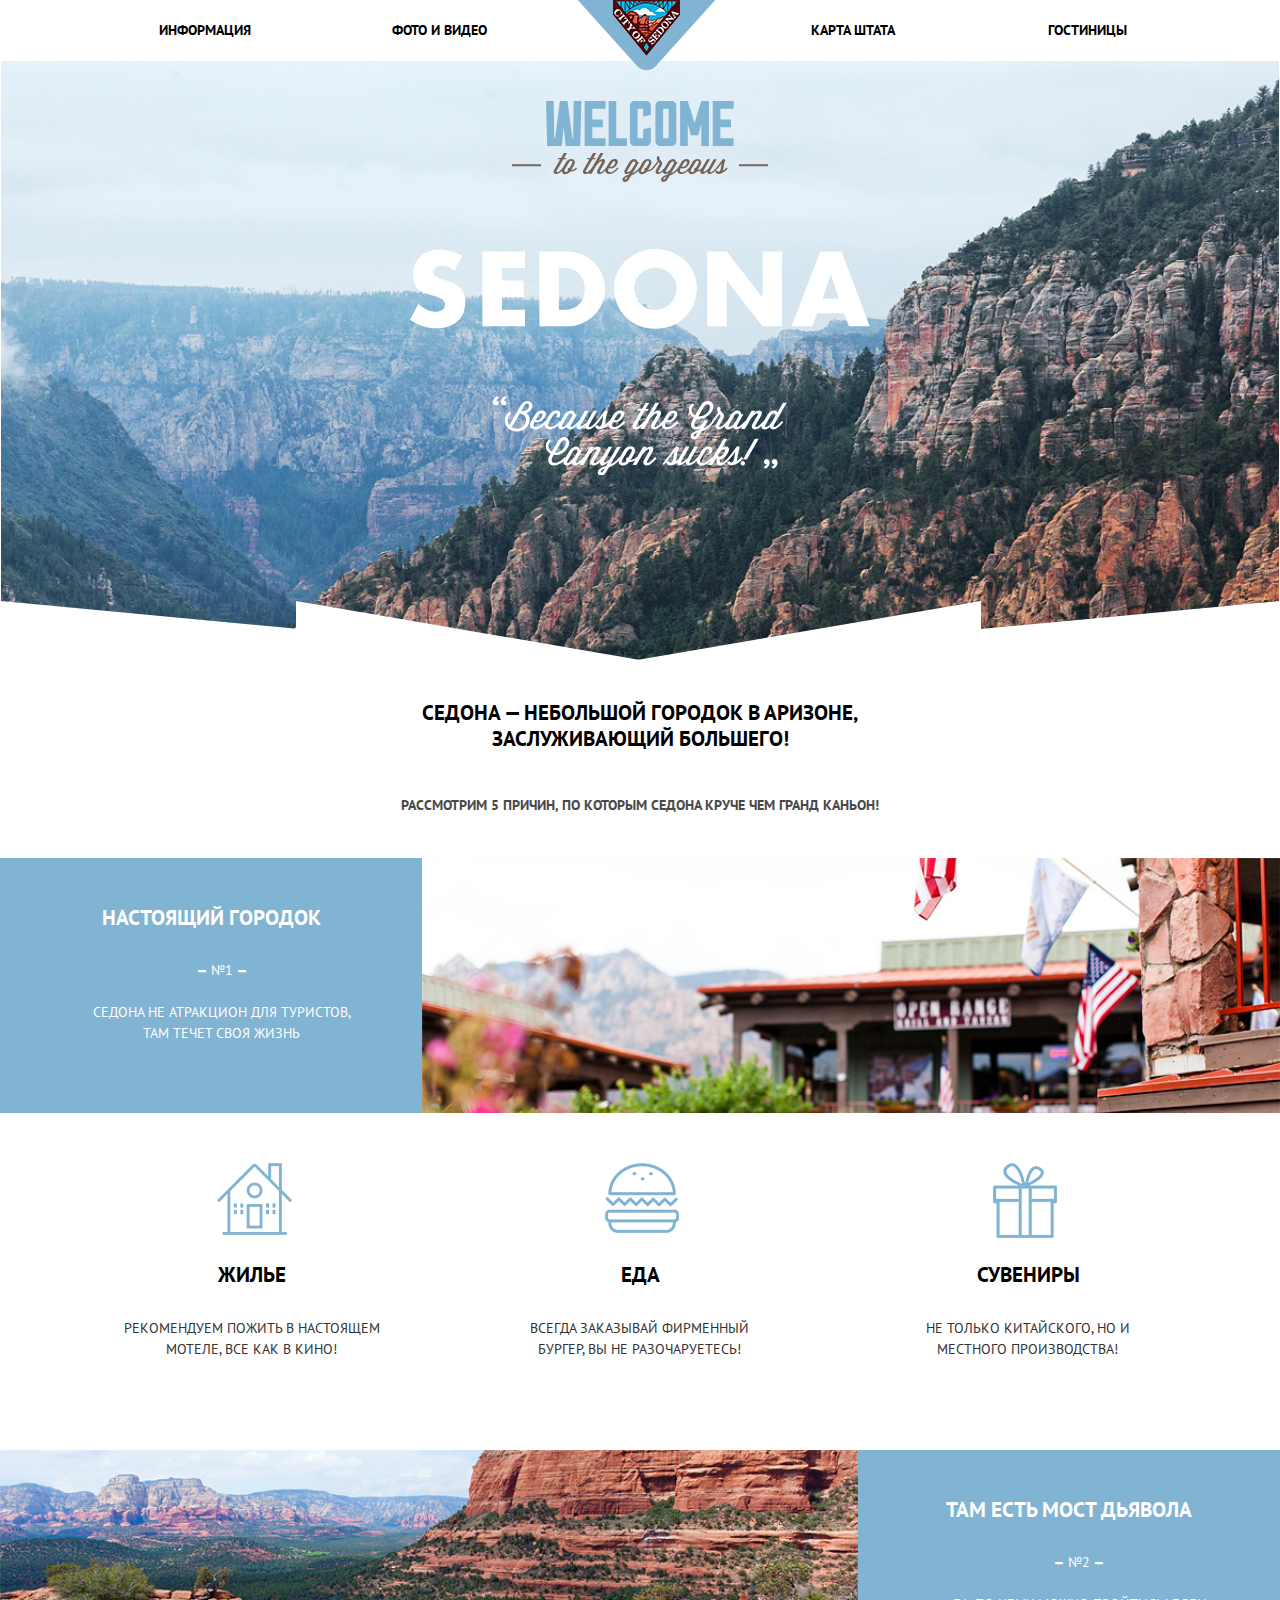
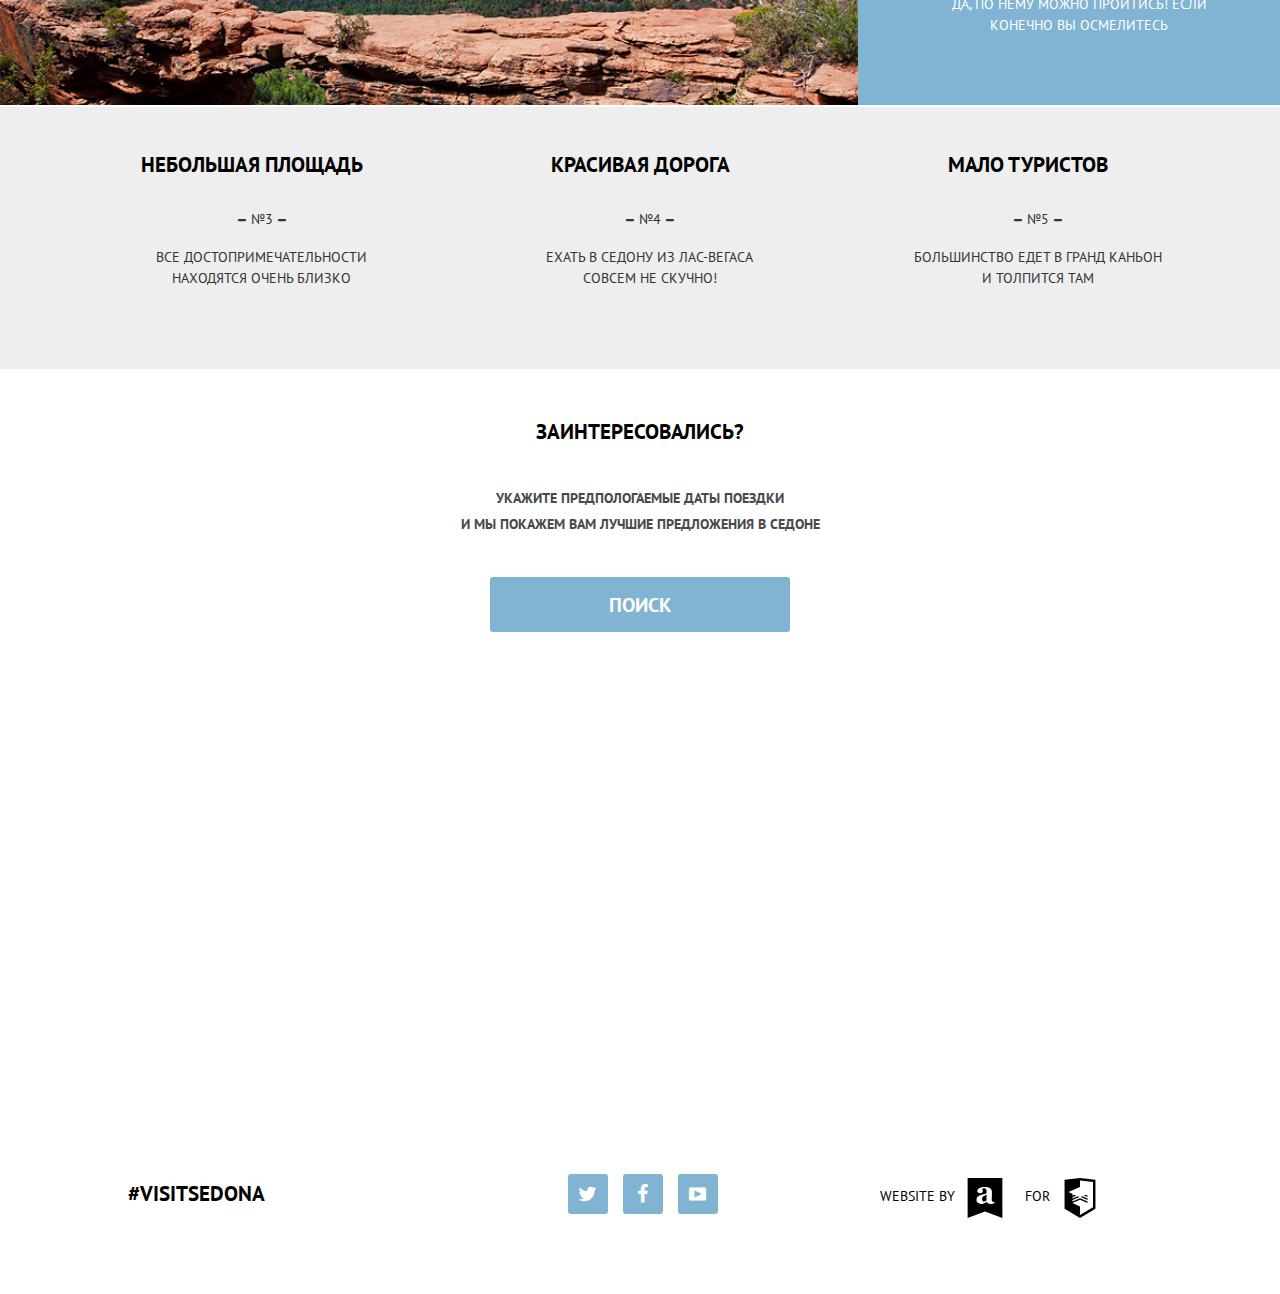
<file: source/index.html>
<!DOCTYPE html>
<html lang="en">
<head>
	<meta charset="UTF-8">
	<meta name="viewport" content="width=device-width">
	<title>SEDONA</title>
	<link rel="stylesheet" href="css/normalize.css">
	<link rel="stylesheet" href="css/style.css">
	<link href='http://fonts.googleapis.com/css?family=PT+Sans:400,700,400italic,700italic&subset=cyrillic,latin' rel='stylesheet' type='text/css'></head>
<body>

	<header><div class="content-wrap">
<input type="checkbox" id="toggle" name="menu">
				<label for="toggle" class="on"><svg version="1.0" id="Layer_1" xmlns="http://www.w3.org/2000/svg" xmlns:xlink="http://www.w3.org/1999/xlink" x="0px" y="0px"
	 width="22.928px" height="21.982px" viewBox="0 0 22.928 21.982" enable-background="new 0 0 22.928 21.982" xml:space="preserve">
<g>
	<rect width="22.928" height="3.964"/>
	<rect y="9.009" width="22.928" height="3.964"/>
	<rect y="18.018" width="22.928" height="3.964"/>
</g>
</svg></label>
				<label for="toggle" class="off"><svg version="1.0" id="Layer_1" xmlns="http://www.w3.org/2000/svg" xmlns:xlink="http://www.w3.org/1999/xlink" x="0px" y="0px"
	 width="22.199px" height="22.199px" viewBox="0 0 22.199 22.199" enable-background="new 0 0 22.199 22.199" xml:space="preserve">
<polygon points="22.199,2.804 19.396,0 11.1,8.297 2.804,0 0,2.803 8.297,11.1 0,19.396 2.803,22.199 11.1,13.902 19.396,22.199 
	22.199,19.396 13.903,11.1 "/>
</svg></label>
	<ul>
		<li>
			<a href="">Информация</a>
		</li>
		<li>
			<a href="">Фото и видео</a>
		</li>
		<li>
			<a href="">
				<img src="img/logo.png" alt=""></a><br><br><br>
		</li>
		<li>
			<a href="">Карта штата</a>
		</li>
		<li>
			<a href="">Гостиницы</a>
		</li>
	</ul>

</div></header>

	<div class="content-wrap">

	<div class="main-block">
		<div class="decorate">
			
				<svg version="1.0" id="Layer_1" xmlns="http://www.w3.org/2000/svg" xmlns:xlink="http://www.w3.org/1999/xlink" x="0px" y="0px"
	 width="187.663px" height="44.918px" viewBox="0 0 187.663 44.918" enable-background="new 0 0 187.663 44.918"
	 xml:space="preserve">
					<g>
						<path d="M27.712,0h7.708l-1.21,44.918H19.685L17.71,26.373l-1.975,18.545H1.146L0,0h7.645l0.637,37.152H9.11L13.888,0h7.581
		l4.905,37.152h0.765L27.712,0z"/>
						<path d="M59.563,37.152v7.766H38.667V0h20.896v7.7H46.312v10.844h10.575v7.7H46.312v10.908H59.563z"/>
						<path d="M80.902,37.152v7.766H62.619V0h7.645v37.152H80.902z"/>
						<path d="M97.146,28.362l7.708-1.797v13.604c0,2.567-2.166,4.749-4.714,4.749H88.672c-2.612,0-4.714-2.182-4.714-4.749V4.749
		C83.958,2.117,86.061,0,88.672,0h11.467c2.548,0,4.714,2.117,4.714,4.749v9.112l-7.708,1.796V7.7h-5.543v29.452h5.543V28.362z"/>
						<path d="M125.619,0c2.548,0,4.714,2.117,4.714,4.749v35.42c0,2.567-2.166,4.749-4.714,4.749h-11.468
		c-2.611,0-4.714-2.182-4.714-4.749V4.749c0-2.631,2.103-4.749,4.714-4.749H125.619z M122.625,7.7h-5.543v29.452h5.543V7.7z"/>
						<path d="M155.366,0h7.581v44.918h-7.645V22.844l-3.058,11.422h-7.454l-2.994-11.422v22.074h-7.645V0h7.581l6.816,21.688L155.366,0z
		"/>
						<path d="M187.663,37.152v7.766h-20.896V0h20.896v7.7h-13.251v10.844h10.575v7.7h-10.575v10.908H187.663z"/>
					</g>
				</svg>
		
			<br>
			

				<svg version="1.0" id="Layer_1" xmlns="http://www.w3.org/2000/svg" xmlns:xlink="http://www.w3.org/1999/xlink" x="0px" y="0px"
	 width="255.917px" height="28.91px" viewBox="0 0 255.917 28.91" enable-background="new 0 0 255.917 28.91" xml:space="preserve">
					<g>
						<path d="M63.999,14.454l-0.202,0.23c-1.353,1.468-3.023,2.188-4.521,2.217l2.822-4.866c1.814-3.138,0.144-6.104-2.678-6.104
		c-2.304,0-4.089,0.921-5.816,3.916l-1.468,2.562l-1.227,2.098l-0.154,0.177c-2.159,2.505-4.261,4.491-5.586,4.491
		c-0.662,0-1.037-0.461-0.345-1.641l6.421-11.201h2.447l0.864-1.44H52.08L54.902,0h-2.995l-2.822,4.895h-2.707l-0.864,1.44h2.735
		l-6.018,10.423c-1.267,2.217-0.374,4.262,2.044,4.262c1.739,0,3.662-1.309,5.511-3.084c-0.005,3.816,5.298,4.561,8.539,0.463h0.662
		c1.785,0,4.607-1.094,6.133-2.908C64.92,15.087,64.402,14.627,63.999,14.454z M57.607,14.656h-0.144
		c-0.979,0-1.756,0.806-1.756,1.786c0,0.373,0.115,0.719,0.288,1.008l-0.029,0.057c-1.411,2.419-4.837,1.958-3.052-1.151
		l2.274-3.945l1.44-2.447c2.102-3.57,4.981-2.16,3.167,0.95L57.607,14.656z"/>
						<path d="M105.455,14.454l-0.202,0.23c-2.16,2.505-4.924,4.491-7.025,4.491c-1.843,0-2.937-1.151-1.555-3.57l0.288-0.519
		c1.929,0.806,5.557,0.432,7.803-3.455l0.432-0.749c1.612-2.764,0.058-4.837-2.39-4.837c-2.419,0-4.348,1.267-5.615,3.455
		l-2.906,4.985l-0.173,0.198c-2.16,2.505-4.261,4.491-5.586,4.491c-0.662,0-1.037-0.461-0.346-1.641L92.5,9.962
		c1.295-2.275,0.058-3.916-1.613-3.916c-1.295,0-2.678,0.72-4.175,2.274L91.492,0h-2.995l-8.354,14.492l-0.168,0.192
		c-2.159,2.505-4.261,4.491-5.586,4.491c-0.662,0-1.037-0.461-0.345-1.641l6.421-11.201h2.447l0.864-1.44h-2.476L84.123,0h-2.995
		l-2.822,4.895H75.6l-0.864,1.44h2.735l-6.018,10.423c-1.267,2.217-0.374,4.262,2.044,4.262c1.213,0,2.517-0.639,3.822-1.627
		l-0.771,1.338h3.023l4.549-7.917c4.607-5.788,6.651-5.039,5.355-2.822l-3.887,6.767c-1.267,2.217-0.374,4.262,2.044,4.262
		c1.782,0,3.757-1.375,5.647-3.217c0.144,1.865,1.653,3.217,4.054,3.217c3.397,0,6.766-2.649,9.243-5.529
		C106.376,15.087,105.858,14.627,105.455,14.454z M99.754,10.25c1.728-2.965,4.78-2.476,2.995,0.634l-0.432,0.749
		c-1.439,2.447-3.369,2.39-4.492,1.987L99.754,10.25z"/>
						<path d="M214.624,14.454l-0.201,0.23c-1.095,1.295-2.419,2.447-3.6,3.253c0.95-2.85,0.749-7.227,2.592-11.056l-2.246-1.209
		c-1.238,1.699-3.944,5.615-6.651,8.782c0,0,0.001,0.001,0.001,0.001l-0.201,0.229c-2.159,2.505-4.261,4.491-5.586,4.491
		c-0.662,0-1.036-0.461-0.345-1.641l6.392-11.201h-2.994l-5.327,9.3c-2.274,2.072-4.031,3.225-4.606,2.965
		c-0.749-0.316,0-1.439,0.374-2.072l5.845-10.193h-2.994l-4.694,8.124l-0.198,0.227c-1.354,1.468-3.023,2.188-4.521,2.217
		l2.821-4.866c1.814-3.138,0.145-6.104-2.678-6.104c-2.303,0-4.088,0.921-5.815,3.916l-1.469,2.562l-1.226,2.097l-0.155,0.178
		c-2.159,2.505-4.924,4.491-7.025,4.491c-1.843,0-2.938-1.151-1.555-3.57l0.288-0.519c1.929,0.806,5.557,0.432,7.803-3.455
		l0.432-0.749c1.612-2.764,0.058-4.837-2.39-4.837c-2.419,0-4.348,1.267-5.615,3.455l-2.904,4.984l-0.175,0.199
		c-2.476,2.851-4.606,4.692-6.968,5.7l6.709-11.459h-1.757c0-1.238-1.267-2.879-3.138-2.879c-1.612,0-3.858,1.267-5.126,3.455
		l-2.871,4.957c-0.002-0.001-0.005-0.003-0.007-0.004l-0.201,0.23c-2.159,2.505-4.262,4.491-5.586,4.491
		c-0.662,0-1.036-0.461-0.346-1.641l2.995-5.241c1.036-1.814,0.547-2.879-0.433-4.06l-1.67-2.016
		c-0.432-0.547-0.432-1.152,0.173-1.728l-1.555-1.699c-1.699,1.526-1.843,3.225-0.777,4.607l0.259,0.346
		c-1.324,1.872-3.109,4.405-5.067,6.709c0,0,0.001,0.001,0.001,0.001l-0.2,0.229c-1.354,1.468-3.023,2.188-4.521,2.217l2.821-4.866
		c1.814-3.138,0.145-6.104-2.678-6.104c-2.303,0-4.088,0.921-5.815,3.916l-1.469,2.562l-1.228,2.101l-0.152,0.174
		c-2.477,2.851-4.607,4.692-6.968,5.7l6.709-11.459h-1.756c0-1.238-1.267-2.879-3.139-2.879c-1.612,0-3.858,1.267-5.125,3.455
		l-4.204,7.256c-1.267,2.217-0.374,4.262,2.044,4.262c0.835,0,1.843-0.375,2.851-1.008l-0.835,1.41
		c-4.031,1.238-6.565,2.879-6.565,5.125c0,2.88,4.405,3.484,6.565-0.201l2.275-3.945c2.396-0.747,4.743-2.156,7.18-4.482
		c-0.022,3.832,5.293,4.585,8.539,0.48h0.662c1.785,0,4.607-1.094,6.133-2.908c0,0-0.001-0.001-0.001-0.001
		c1.439-1.67,2.562-3.167,4.951-6.419l0.403,0.489c0.374,0.49,0.519,1.094,0.173,1.699l-3.167,5.5
		c-1.268,2.217-0.375,4.262,2.044,4.262c1.518,0,3.176-0.997,4.802-2.43c-0.049,1.391,0.879,2.43,2.597,2.43
		c0.835,0,1.843-0.375,2.851-1.008l-0.835,1.41c-4.031,1.238-6.564,2.879-6.564,5.125c0,2.88,4.405,3.484,6.564-0.201l2.274-3.945
		c2.44-0.761,4.83-2.214,7.315-4.617c0.134,1.875,1.647,3.236,4.057,3.236c2.438,0,4.859-1.367,6.948-3.201
		c-0.118,3.92,5.266,4.721,8.541,0.58h0.662c0.938,0,2.158-0.308,3.329-0.856c-0.805,2.081-0.063,3.478,1.65,3.478
		c1.641,0,3.483-1.498,4.923-2.88c-0.288,1.612,0.662,2.88,2.562,2.88c2.477,0,5.327-2.649,7.804-5.529c0,0-0.001-0.001-0.001-0.001
		c1.698-1.958,3.195-4.059,4.261-5.469c-1.181,3.109-0.548,8.695-3.398,8.695c-1.008,0-1.41-1.094-1.41-1.094l-1.872,0.979
		c0,0,0.547,2.42,3.282,2.42c0.288,0,0.548-0.029,0.835-0.059c0.029,0,0.058-0.028,0.087-0.028c3.052-0.403,6.075-2.821,8.321-5.442
		C215.574,15.03,215.055,14.569,214.624,14.454z M171.641,10.25c1.728-2.965,4.779-2.476,2.994,0.634l-0.432,0.749
		c-1.44,2.447-3.369,2.39-4.492,1.987L171.641,10.25z M114.465,25.855c-0.634,1.123-1.641,0.951-1.641,0.145
		c0-0.777,0.72-1.67,2.994-2.562L114.465,25.855z M115.847,19.176c-0.662,0-1.037-0.461-0.345-1.641l4.175-7.285
		c1.612-2.793,4.809-2.073,3.34,0.634l-2.274,3.973C118.928,17.766,117.114,19.176,115.847,19.176z M134.244,14.656h-0.145
		c-0.979,0-1.756,0.806-1.756,1.786c0,0.373,0.115,0.719,0.288,1.008l-0.029,0.057c-1.41,2.419-4.837,1.958-3.052-1.151l2.274-3.945
		l1.439-2.447c2.103-3.57,4.981-2.16,3.168,0.95L134.244,14.656z M153.071,25.855c-0.634,1.123-1.642,0.951-1.642,0.145
		c0-0.777,0.72-1.67,2.995-2.562L153.071,25.855z M154.453,19.176c-0.662,0-1.036-0.461-0.346-1.641l4.176-7.285
		c1.612-2.793,4.808-2.073,3.34,0.634l-2.275,3.973C157.534,17.766,155.719,19.176,154.453,19.176z M183.992,14.656h-0.145
		c-0.979,0-1.756,0.806-1.756,1.786c0,0.373,0.115,0.719,0.288,1.008l-0.029,0.057c-1.41,2.419-4.837,1.958-3.052-1.151l2.274-3.945
		l1.439-2.447c2.103-3.57,4.981-2.16,3.168,0.95L183.992,14.656z"/>
					</g>
					<rect y="11.275" width="28.917" height="1.958"/>
					<rect x="227" y="11.275" width="28.918" height="1.958"/>
				</svg>
			
			
			<svg version="1.0" id="Layer_1" xmlns="http://www.w3.org/2000/svg" xmlns:xlink="http://www.w3.org/1999/xlink" x="0px" y="0px"
	 width="459.755px" height="79.804px" viewBox="0 0 459.755 79.804" enable-background="new 0 0 459.755 79.804"
	 xml:space="preserve">
				<g>
					<path d="M44.468,21.737c-3.573-2.978-8.139-4.963-12.903-4.963c-3.573,0-8.338,2.084-8.338,6.253c0,4.368,5.261,6.055,8.636,7.146
		l4.963,1.489c10.422,3.077,18.462,8.337,18.462,20.447c0,7.445-1.787,15.088-7.742,20.15c-5.856,4.963-13.698,7.047-21.241,7.047
		c-9.43,0-18.661-3.176-26.304-8.537l8.338-15.682c4.864,4.268,10.621,7.742,17.271,7.742c4.566,0,9.43-2.283,9.43-7.544
		c0-5.46-7.643-7.345-11.812-8.536c-12.208-3.475-20.249-6.65-20.249-21.143c0-15.187,10.819-25.112,25.807-25.112
		c7.543,0,16.775,2.382,23.425,6.154L44.468,21.737z"/>
					<path d="M91.833,18.958v12.506h21.936v16.478H91.833v12.902h23.127v16.478H72.378V2.481h42.582v16.477H91.833z"/>
					<path d="M129.418,2.481h27.594c20.844,0,38.016,16.377,38.016,37.42c0,21.042-17.271,37.42-38.016,37.42h-27.594V2.481z
		 M148.873,60.845h4.367c11.613,0,21.54-6.352,21.54-20.943c0-13.4-8.834-20.943-21.341-20.943h-4.566V60.845z"/>
					<path d="M286.873,38.512c0,24.219-17.37,41.292-41.391,41.292s-41.391-17.072-41.391-41.292C204.091,15.881,223.943,0,245.482,0
		S286.873,15.881,286.873,38.512z M224.34,38.611c0,12.903,9.529,22.333,21.142,22.333s21.142-9.43,21.142-22.333
		c0-10.323-9.528-19.752-21.142-19.752S224.34,28.289,224.34,38.611z"/>
					<path d="M297.239,2.481h19.455l35.634,45.758h0.198V2.481h19.454v74.841h-19.454l-35.634-45.857h-0.198v45.857h-19.455V2.481z"/>
					<path d="M407.347,64.319l-5.161,13.003h-20.646l28.785-74.841h21.241l28.189,74.841H439.01l-4.863-13.003H407.347z M420.945,25.608
		h-0.199l-8.039,23.822h16.179L420.945,25.608z"/>
				</g>
			</svg>
	
		
			<svg version="1.0" id="Layer_1" xmlns="http://www.w3.org/2000/svg" xmlns:xlink="http://www.w3.org/1999/xlink" x="0px" y="0px"
	 width="293.826px" height="79.393px" viewBox="0 0 293.826 79.393" enable-background="new 0 0 293.826 79.393"
	 xml:space="preserve">
				<g>
					<path d="M33.419,17.06c7.658-2.589,8.242-12.181,0.693-12.181c-2.079,0-4.559,1.459-6.272,4.449L17.628,26.979
		c-0.474,0.839-0.948,1.532-1.458,2.151c-2.626-3.61-1.86-9.007,1.823-11.378l-1.532-1.933c-7.95,5.069-5.616,19.693,7.659,19.693
		C35.462,35.513,40.713,21.91,33.419,17.06z M24.047,32.595c-2.261,0-4.048-0.511-5.47-1.313c0.657-0.766,1.313-1.714,1.896-2.699
		l6.382-11.05l1.021,0.109C36.774,19.503,33.237,32.595,24.047,32.595z M28.131,15.309l3.063-5.251
		c2.771-4.777,6.309-1.969,4.413,1.604C34.149,14.397,31.997,15.236,28.131,15.309z"/>
					<path d="M65.499,29.321c-0.629,2.248,0.573,4.076,3.146,4.076c1.532,0,3.428-0.985,5.251-2.48c0.183,1.459,1.35,2.48,3.282,2.48
		c2.02,0,4.235-1.395,6.394-3.358c-0.42,2.048,0.541,3.358,2.41,3.358c2.079,0,4.413-1.896,6.236-3.647
		c-0.365,2.042,0.839,3.647,3.246,3.647c3.136,0,6.747-3.355,9.883-7.002c-0.025-0.05-0.069-0.102-0.101-0.152
		c2.097-2.437,3.946-5.026,5.268-6.777c-1.496,3.939-0.693,11.014-4.304,11.014c-1.276,0-1.787-1.386-1.787-1.386l-2.371,1.24
		c0,0,0.693,3.063,4.157,3.063c0.365,0,0.693-0.037,1.058-0.073c0.037,0,0.073-0.036,0.109-0.036
		c2.786-0.368,5.55-2.064,7.943-4.224c0.058,2.495,1.995,4.333,5.145,4.333c4.303,0,8.57-3.355,11.707-7.002
		c-0.255-0.511-0.912-1.094-1.422-1.313l-0.255,0.292c-2.735,3.172-6.236,5.689-8.898,5.689c-2.334,0-3.72-1.459-1.969-4.522
		l0.365-0.657c2.443,1.021,7.039,0.547,9.883-4.376l0.547-0.948c2.042-3.501,0.073-6.127-3.027-6.127
		c-3.063,0-5.507,1.605-7.111,4.376l-3.683,6.318c-0.035-0.012-0.071-0.037-0.105-0.046l-0.255,0.292
		c-1.386,1.641-3.063,3.1-4.558,4.121c1.203-3.61,0.948-9.153,3.282-14.004l-2.844-1.532c-1.568,2.152-4.996,7.112-8.424,11.123
		c0.032,0.046,0.074,0.091,0.11,0.138l-0.135,0.154c-2.735,3.172-5.397,5.689-7.075,5.689c-0.838,0-1.312-0.583-0.438-2.079
		l8.096-14.187h-3.793l-6.747,11.779c-2.881,2.626-5.105,4.084-5.835,3.756c-0.948-0.401,0-1.823,0.474-2.625l7.403-12.91h-3.793
		l-6.036,10.446c-0.098-0.06-0.196-0.123-0.288-0.162l-0.255,0.292c-2.735,3.172-5.397,5.689-7.075,5.689
		c-0.838,0-1.312-0.583-0.438-2.079l6.127-10.722h-2.152c0.146-1.605-1.495-3.83-3.975-3.83c-2.042,0-4.887,1.605-6.491,4.376
		l-3.846,6.637c-0.195-0.152-0.394-0.286-0.577-0.365l-0.255,0.292c-2.735,3.172-6.236,5.689-8.898,5.689
		c-2.334,0-3.72-1.459-1.97-4.522l3.902-6.783c2.188-3.756,6.054-3.136,3.792,0.802l-0.547,0.948h3.1l0.547-0.948
		c2.042-3.501,0.073-6.127-3.027-6.127c-3.063,0-5.507,1.605-7.111,4.376l-3.77,6.467c-0.118-0.077-0.236-0.147-0.347-0.195
		l-0.255,0.292c-2.735,3.172-6.236,5.689-8.898,5.689c-2.334,0-3.72-1.459-1.97-4.522l0.365-0.657
		c2.443,1.021,7.039,0.547,9.883-4.376l0.547-0.948c2.042-3.501,0.073-6.127-3.027-6.127c-3.063,0-5.507,1.605-7.111,4.376
		l-3.975,6.819c-2.371,4.048-0.328,7.768,4.157,7.768c3.341,0,6.657-2.024,9.442-4.635c-0.098,2.647,1.865,4.635,5.141,4.635
		C59.77,33.397,62.847,31.656,65.499,29.321z M123.528,19.758c2.188-3.756,6.054-3.136,3.792,0.802l-0.547,0.948
		c-1.823,3.1-4.267,3.027-5.689,2.516L123.528,19.758z M69.337,28.985l5.288-9.227c2.042-3.538,6.09-2.626,4.23,0.802l-2.954,5.179
		c-2.297,3.61-4.559,5.324-6.126,5.324C68.936,31.063,68.462,30.48,69.337,28.985z M45.153,19.758
		c2.188-3.756,6.054-3.136,3.792,0.802l-0.547,0.948c-1.823,3.1-4.267,3.027-5.689,2.516L45.153,19.758z"/>
					<path d="M173.737,33.397c4.304,0,8.57-3.355,11.706-7.002c-0.255-0.511-0.911-1.094-1.422-1.313l-0.255,0.292
		c-2.735,3.172-6.236,5.689-8.898,5.689c-2.334,0-3.72-1.459-1.97-4.522l0.365-0.657c2.443,1.021,7.038,0.547,9.883-4.376
		l0.547-0.948c2.042-3.501,0.073-6.127-3.027-6.127c-3.062,0-5.506,1.605-7.111,4.376l-3.693,6.336
		c-0.037-0.019-0.077-0.048-0.113-0.064l-0.256,0.292c-2.734,3.172-5.396,5.689-7.074,5.689c-0.839,0-1.313-0.583-0.438-2.079
		l5.47-9.591c1.642-2.881,0.073-4.96-2.042-4.96c-1.642,0-3.392,0.912-5.288,2.881l6.054-10.54h-3.793l-10.697,18.559
		c-0.148-0.104-0.297-0.192-0.434-0.251l-0.256,0.292c-2.735,3.172-5.397,5.689-7.075,5.689c-0.838,0-1.312-0.583-0.438-2.079
		l8.133-14.187h3.1l1.095-1.823h-3.137l3.574-6.2h-3.793l-3.574,6.2h-3.428l-1.094,1.823h3.464L140.199,28
		c-1.604,2.808-0.474,5.397,2.589,5.397c1.885,0,3.941-1.216,5.962-2.975l-1.504,2.61h3.83l5.762-10.029
		c5.835-7.33,8.424-6.382,6.783-3.574L158.698,28c-1.604,2.808-0.475,5.397,2.589,5.397c2.305,0,4.864-1.813,7.304-4.221
		C168.703,31.615,170.633,33.397,173.737,33.397z M176.8,19.758c2.188-3.756,6.054-3.136,3.793,0.802l-0.547,0.948
		c-1.824,3.1-4.268,3.027-5.689,2.516L176.8,19.758z"/>
					<path d="M288.756,25.083l-0.256,0.292c-2.734,3.172-5.397,5.689-7.074,5.689c-0.839,0-1.313-0.583-0.438-2.079l12.837-22.209
		h-3.793l-5.58,9.628c-0.656-1.058-1.896-1.97-3.464-1.97c-2.043,0-4.888,1.605-6.492,4.376l-3.711,6.406
		c-0.08-0.047-0.162-0.101-0.237-0.133l-0.256,0.292c-2.734,3.172-5.396,5.689-7.074,5.689c-0.839,0-1.313-0.583-0.438-2.079
		l5.47-9.591c1.642-2.881,0.073-4.96-2.042-4.96c-1.642,0-3.355,0.875-5.252,2.845l1.423-2.48h-3.793l-6.062,10.487
		c-0.123-0.081-0.246-0.153-0.36-0.203l-0.256,0.292c-2.734,3.172-5.397,5.689-7.074,5.689c-0.839,0-1.313-0.583-0.438-2.079
		l6.126-10.722h-2.151c0.146-1.605-1.495-3.83-3.975-3.83c-2.043,0-4.888,1.605-6.492,4.376l-3.667,6.329l-0.206,0.235
		c-2.734,3.172-5.397,5.689-7.074,5.689c-0.839,0-1.313-0.583-0.438-2.079l3.792-6.637c1.313-2.298,0.693-3.647-0.547-5.142
		l-2.115-2.553c-0.547-0.693-0.547-1.458,0.219-2.188l-1.969-2.151c-2.152,1.933-2.334,4.084-0.985,5.835l0.329,0.438
		c-1.678,2.371-3.939,5.58-6.419,8.497c0.074,0.108,0.163,0.215,0.258,0.322c-3.125,3.592-5.781,5.918-8.763,7.191l4.813-8.242
		h-3.792l-0.401,0.657c-2.006,3.537-4.304,6.054-7.258,6.054c-2.589,0-3.062-2.589-0.802-6.455l1.058-1.86
		c0.692,0.109,1.386,0.183,2.151,0.183c13.493,0,20.021-18.052,8.133-18.052c-2.079,0-4.559,1.459-6.272,4.449l-5.908,10.175
		c-2.225-1.167-3.392-3.282-3.392-5.397c0-1.75,0.803-3.501,2.443-4.777l-1.24-2.225c-2.698,1.933-3.901,4.522-3.901,7.075
		c0,3.027,1.714,5.944,4.777,7.549l-1.131,1.969c-2.662,4.595-2.188,9.701,3.173,9.701c1.604,0,2.954-0.474,4.121-1.204
		l-0.985,1.714c-5.142,1.568-8.314,3.646-8.314,6.491c0,3.647,5.58,4.413,8.314-0.255l2.918-4.996
		c3.938-1.24,7.804-3.938,11.962-8.752c-0.059-0.117-0.143-0.238-0.236-0.357c1.684-1.979,3.114-3.888,5.97-7.775l0.51,0.62
		c0.475,0.62,0.657,1.386,0.219,2.152L223.238,28c-1.605,2.808-0.475,5.397,2.589,5.397c1.907,0,3.989-1.244,6.033-3.036
		c-0.044,1.745,1.149,3.036,3.311,3.036c1.531,0,3.428-0.985,5.251-2.48c0.183,1.459,1.35,2.48,3.282,2.48
		c1.816,0,3.792-1.129,5.742-2.785l-1.398,2.42h3.829l5.798-10.102c5.799-7.257,8.388-6.309,6.747-3.501L259.499,28
		c-1.604,2.808-0.475,5.397,2.589,5.397c2.016,0,4.226-1.388,6.381-3.346c-0.202,1.901,1.006,3.346,3.294,3.346
		c1.531,0,3.428-0.985,5.251-2.48c0.183,1.459,1.35,2.48,3.282,2.48c3.137,0,6.747-3.355,9.883-7.002
		C289.923,25.885,289.267,25.301,288.756,25.083z M210.793,10.933c1.131-1.933,2.371-2.771,3.429-2.771
		c6.018,0,1.787,12.253-8.133,12.253h-0.766L210.793,10.933z M202.734,39.524c-0.802,1.422-2.078,1.204-2.078,0.183
		c0-0.985,0.875-2.115,3.793-3.246L202.734,39.524z M242.427,25.739c-2.298,3.61-4.559,5.324-6.127,5.324
		c-0.839,0-1.312-0.583-0.438-2.079l5.288-9.227c2.042-3.538,6.09-2.626,4.23,0.802L242.427,25.739z M279.128,25.52
		c-2.298,3.756-4.632,5.543-6.236,5.543c-0.839,0-1.312-0.583-0.438-2.079l5.288-9.227c2.042-3.538,6.09-2.626,4.23,0.802h0.036
		L279.128,25.52z"/>
					<path d="M162.051,61.082l-0.255,0.293c-2.735,3.172-5.397,5.688-7.075,5.688c-0.839,0-1.312-0.583-0.438-2.079l5.471-9.591
		c1.641-2.881,0.072-4.96-2.043-4.96c-1.641,0-3.354,0.875-5.251,2.845l1.422-2.479h-3.793l-6.112,10.574
		c-0.165-0.119-0.331-0.225-0.484-0.291l-0.255,0.293c-1.714,1.859-3.83,2.771-5.726,2.808l3.574-6.163
		c2.297-3.976,0.182-7.731-3.392-7.731c-2.917,0-5.178,1.167-7.367,4.96l-1.86,3.245l-1.626,2.782
		c-0.117-0.076-0.234-0.146-0.343-0.193l-0.255,0.293c-3.136,3.609-5.798,5.943-8.789,7.221l10.394-17.797h-3.792l-6.71,11.67
		c-2.917,2.698-5.178,4.193-5.908,3.865c-0.948-0.4,0-1.823,0.474-2.625l7.403-12.91h-3.793l-6.051,10.47
		c-0.113-0.072-0.226-0.142-0.331-0.187l-0.255,0.293c-2.735,3.172-5.397,5.688-7.075,5.688c-0.838,0-1.312-0.583-0.438-2.079
		l5.47-9.591c1.641-2.881,0.073-4.96-2.042-4.96c-1.641,0-3.355,0.875-5.251,2.845l1.422-2.479h-3.793l-6.062,10.486
		c-0.123-0.081-0.246-0.153-0.36-0.203l-0.255,0.293c-2.735,3.172-5.397,5.688-7.075,5.688c-0.838,0-1.312-0.583-0.438-2.079
		l6.127-10.721h-2.152c0.146-1.605-1.495-3.83-3.975-3.83c-2.042,0-4.887,1.605-6.491,4.377l-3.918,6.762
		c-0.259-0.235-0.558-0.417-0.831-0.49l-0.255,0.293c-2.735,3.172-6.09,5.688-9.847,5.688c-2.589,0-4.157-2.589-1.896-6.455
		l1.058-1.86c0.693,0.109,1.386,0.184,2.151,0.184c4.048,0,8.643-2.08,11.634-7.295c1.057-1.859,1.531-3.609,1.531-5.105
		c0-3.428-2.225-5.652-5.032-5.652c-2.079,0-4.559,1.459-6.273,4.449l-5.908,10.175c-2.225-1.167-3.392-3.282-3.392-5.397
		c0-1.75,0.802-3.501,2.443-4.777l-1.24-2.225c-2.699,1.934-3.902,4.521-3.902,7.075c0,3.026,1.714,5.944,4.777,7.549l-1.13,1.97
		c-2.662,4.595-1.094,9.7,4.267,9.7c4.241,0,7.353-1.889,9.968-4.372c-0.826,2.383,0.374,4.372,3.059,4.372
		c1.532,0,3.428-0.985,5.251-2.479c0.183,1.459,1.35,2.479,3.282,2.479c1.816,0,3.792-1.129,5.742-2.784l-1.399,2.42h3.83
		l5.798-10.102c5.798-7.258,8.388-6.31,6.747-3.502L98.09,64c-1.604,2.809-0.474,5.397,2.589,5.397c2.041,0,4.282-1.425,6.464-3.423
		c-0.455,2.086,0.509,3.423,2.398,3.423c1.824,0,3.902-1.532,5.616-3.063l-2.079,3.574c-5.142,1.531-8.351,3.646-8.351,6.491
		c0,3.647,5.58,4.413,8.314-0.255l2.917-4.996c3.171-0.998,6.297-2.965,9.563-6.196c-0.524,5.297,6.533,6.505,10.786,1.126h0.839
		c1.385,0,3.26-0.523,4.952-1.455l-2.549,4.41h3.83l5.798-10.102c5.798-7.258,8.388-6.31,6.747-3.502L151.001,64
		c-1.604,2.809-0.475,5.397,2.59,5.397c3.136,0,6.746-3.354,9.883-7.002C163.218,61.885,162.562,61.301,162.051,61.082z
		 M67.664,46.933c1.13-1.933,2.371-2.771,3.428-2.771c1.422,0,2.079,0.948,2.079,2.334c0,3.538-4.303,9.919-10.211,9.919h-0.766
		L67.664,46.933z M81.019,61.739c-2.297,3.61-4.559,5.324-6.127,5.324c-0.838,0-1.312-0.583-0.438-2.079l5.288-9.227
		c2.042-3.537,6.09-2.625,4.23,0.803L81.019,61.739z M109.87,75.523c-0.803,1.423-2.079,1.204-2.079,0.184
		c0-0.985,0.912-2.115,3.829-3.246L109.87,75.523z M135.397,61.338h-0.183c-1.24,0-2.225,1.021-2.225,2.262
		c0,0.474,0.146,0.911,0.365,1.275l-0.036,0.073c-1.787,3.063-6.127,2.479-3.866-1.459l2.881-4.996l1.823-3.1
		c2.663-4.522,6.309-2.735,4.012,1.204L135.397,61.338z"/>
					<path d="M249.958,62.396c-0.219-0.583-0.875-1.167-1.422-1.313l-0.256,0.293c-1.386,1.641-3.063,3.1-4.559,4.12
		c1.204-3.61,0.948-9.153,3.282-14.004l-2.845-1.532c-1.567,2.152-4.996,7.112-8.424,11.123c0.006,0.01,0.015,0.018,0.021,0.026
		c-0.015-0.007-0.031-0.02-0.046-0.026l-0.255,0.293c-2.735,3.172-5.397,5.688-7.075,5.688c-0.839,0-1.641-0.839-1.641-2.553v-1.568
		c2.662,0.328,5.47-1.423,7.257-4.522l1.021-1.75c3.537-6.054-2.225-8.06-6.091-4.521l5.397-9.373h-3.793l-10.816,18.766
		c-0.23-0.195-0.475-0.364-0.695-0.459l-0.255,0.293c-2.735,3.172-6.236,5.688-8.898,5.688c-2.334,0-3.72-1.459-1.97-4.522
		l3.902-6.783c2.188-3.756,6.054-3.136,3.793,0.803l-0.547,0.948h3.1l0.547-0.948c2.042-3.501,0.073-6.127-3.027-6.127
		c-3.062,0-5.507,1.605-7.111,4.377l-3.732,6.404c-0.079-0.047-0.161-0.101-0.235-0.133l-0.256,0.293
		c-2.734,3.172-5.396,5.688-7.074,5.688c-0.839,0-1.313-0.583-0.438-2.079l8.096-14.186h-3.793l-6.746,11.779
		c-2.882,2.625-5.106,4.084-5.835,3.756c-0.948-0.4,0-1.823,0.474-2.625l7.403-12.91h-3.793l-7.365,12.744
		c-0.821,0.746-1.66,1.413-2.45,1.952c1.203-3.61,0.948-9.153,3.282-14.004l-2.845-1.532c-1.568,2.152-10.32,13.75-13.749,17.761
		c0.328,0.474,0.876,0.948,1.423,1.313c2.151-2.48,9.372-11.779,10.722-13.566c-1.495,3.938-0.693,11.014-4.304,11.014
		c-1.276,0-1.787-1.387-1.787-1.387l-2.37,1.24c0,0,0.693,3.063,4.157,3.063c0.365,0,0.693-0.036,1.058-0.073
		c0.036,0,0.073-0.036,0.109-0.036c1.926-0.255,3.841-1.142,5.631-2.379c-0.013,1.542,0.919,2.488,2.508,2.488
		c2.078,0,4.412-1.896,6.235-3.647c-0.364,2.043,0.839,3.647,3.246,3.647c2.355,0,4.979-1.893,7.467-4.38
		c0.034,2.519,1.975,4.38,5.145,4.38c3.078,0,6.136-1.72,8.776-4.032l-2.114,3.668h3.829l4.34-7.549v3.026
		c0,3.245,0.62,4.887,3.683,4.887c3.137,0,6.747-3.354,9.884-7.002c-0.006-0.011-0.017-0.022-0.022-0.034
		c0.016,0.012,0.031,0.023,0.047,0.034c2.152-2.479,4.049-5.142,5.397-6.929c-1.495,3.938-0.692,11.014-4.303,11.014
		c-1.276,0-1.787-1.387-1.787-1.387l-2.37,1.24c0,0,0.692,3.063,4.157,3.063c0.364,0,0.692-0.036,1.058-0.073
		c0.036,0,0.072-0.036,0.109-0.036C243.285,68.777,247.114,65.714,249.958,62.396z M224.77,59.405l1.094-1.896
		c4.377-6.091,7.367-4.413,6.018-2.115l-1.823,3.136C228.927,60.499,225.609,61.885,224.77,59.405z"/>
					<path d="M249.811,64.984c-1.239,0-2.188,0.984-2.188,2.225s0.948,2.188,2.188,2.188c1.24,0,2.225-0.948,2.225-2.188
		S251.051,64.984,249.811,64.984z"/>
					<polygon points="249.994,63.489 253.823,63.489 265.711,42.775 261.919,42.775 	"/>
				</g>
				<g>
					<path d="M5.75,6.9c0,0.293-0.057,0.587-0.169,0.879C5.468,8.073,5.299,8.338,5.074,8.575C4.848,8.812,4.572,9.003,4.245,9.15
		c-0.327,0.147-0.694,0.22-1.1,0.22c-0.451,0-0.885-0.084-1.302-0.253C1.426,8.947,1.071,8.705,0.778,8.389
		C0.529,8.096,0.338,7.746,0.203,7.34C0.067,6.934,0,6.506,0,6.055c0-0.856,0.152-1.646,0.457-2.368
		c0.304-0.722,0.738-1.364,1.302-1.928C2.007,1.511,2.288,1.28,2.604,1.065C2.92,0.852,3.219,0.671,3.501,0.524
		C3.782,0.378,4.025,0.26,4.228,0.169C4.431,0.079,4.555,0.023,4.6,0l1.353,1.996c-0.249,0.09-0.524,0.209-0.829,0.355
		C4.82,2.498,4.532,2.678,4.262,2.892C3.991,3.106,3.766,3.36,3.585,3.653C3.405,3.946,3.303,4.285,3.281,4.668
		c0.654,0,1.229,0.192,1.725,0.575S5.75,6.179,5.75,6.9z M13.616,6.9c0,0.293-0.057,0.587-0.169,0.879
		c-0.113,0.293-0.282,0.558-0.507,0.795c-0.226,0.237-0.502,0.429-0.829,0.575c-0.328,0.147-0.694,0.22-1.1,0.22
		c-0.451,0-0.885-0.084-1.302-0.253C9.292,8.947,8.937,8.705,8.644,8.389C8.396,8.096,8.204,7.746,8.069,7.34
		C7.934,6.934,7.866,6.506,7.866,6.055c0-0.856,0.152-1.646,0.457-2.368c0.304-0.722,0.738-1.364,1.302-1.928
		c0.248-0.248,0.529-0.479,0.846-0.693c0.315-0.214,0.614-0.394,0.896-0.541c0.282-0.146,0.524-0.265,0.728-0.355
		c0.203-0.09,0.327-0.146,0.372-0.169l1.353,1.996c-0.249,0.09-0.524,0.209-0.829,0.355c-0.305,0.147-0.592,0.327-0.863,0.541
		c-0.271,0.214-0.496,0.468-0.676,0.761c-0.181,0.293-0.282,0.631-0.305,1.015c0.654,0,1.229,0.192,1.725,0.575
		C13.368,5.626,13.616,6.179,13.616,6.9z"/>
				</g>
				<g>
					<path d="M278.776,65.842c0-0.294,0.057-0.588,0.168-0.88c0.113-0.294,0.283-0.558,0.508-0.795c0.226-0.237,0.502-0.429,0.828-0.575
		c0.328-0.146,0.694-0.22,1.1-0.22c0.451,0,0.886,0.085,1.303,0.253c0.418,0.17,0.772,0.412,1.065,0.729
		c0.249,0.293,0.44,0.643,0.575,1.048c0.135,0.406,0.203,0.834,0.203,1.286c0,0.855-0.152,1.645-0.457,2.367
		c-0.305,0.722-0.738,1.364-1.303,1.928c-0.248,0.248-0.529,0.479-0.846,0.693c-0.314,0.215-0.613,0.395-0.896,0.541
		c-0.281,0.146-0.523,0.266-0.727,0.355s-0.326,0.146-0.372,0.17l-1.353-1.996c0.248-0.09,0.523-0.209,0.828-0.355
		s0.592-0.327,0.863-0.541c0.27-0.215,0.496-0.469,0.676-0.762c0.181-0.293,0.282-0.631,0.305-1.014
		c-0.654,0-1.229-0.192-1.725-0.576C279.024,67.115,278.776,66.562,278.776,65.842z M270.909,65.842c0-0.294,0.057-0.588,0.17-0.88
		c0.113-0.294,0.281-0.558,0.507-0.795s0.503-0.429,0.829-0.575c0.327-0.146,0.693-0.22,1.1-0.22c0.451,0,0.885,0.085,1.302,0.253
		c0.417,0.17,0.772,0.412,1.065,0.729c0.248,0.293,0.439,0.643,0.575,1.048c0.136,0.406,0.202,0.834,0.202,1.286
		c0,0.855-0.151,1.645-0.456,2.367c-0.304,0.722-0.738,1.364-1.302,1.928c-0.248,0.248-0.529,0.479-0.846,0.693
		s-0.614,0.395-0.896,0.541c-0.281,0.146-0.524,0.266-0.728,0.355s-0.327,0.146-0.372,0.17l-1.354-1.996
		c0.249-0.09,0.525-0.209,0.829-0.355c0.305-0.146,0.593-0.327,0.862-0.541c0.271-0.215,0.496-0.469,0.677-0.762
		s0.282-0.631,0.305-1.014c-0.653,0-1.229-0.192-1.726-0.576C271.158,67.115,270.909,66.562,270.909,65.842z"/>
				</g>
			</svg>
		
	</div>
</div>
</div>

	<div class="content-wrap">
	<section class="index-content">
		<h2>
			СЕДОНА — небольшой городок в АРИЗОНЕ, 
зАСЛУЖИвающий большего!
		</h2>
		<p>
			Рассмотрим 5 причин, по которым Седона круче чем гранд каньон!
		</p>
		
		<article class="content-1">
			
			<div class="features">
				<h2 class="title">
					НАСТОЯЩИЙ
ГОРОДОК
				</h2>
				<p class="number-features">№1</p>
				<p class="discript-features">
					СЕДОНА НЕ АТРАКЦИОН ДЛЯ ТУРИСТОВ, 
ТАМ ТЕЧЕТ СВОЯ ЖИЗНЬ
				</p>
			</div>
			
			<div class="content-pic"></div>
			
		</article>
		

		<article class="content-2">
			
			<figure class="features-middle">
				<img src="img/features-home.png" alt="">
				<h2>Жилье</h2>
				<p>Рекомендуем пожить в настоящем мотеле, все как в кино!</p>
			</figure>
			
			<figure class="features-middle">
				<img src="img/features-food.png" alt="">
				<h2>Еда</h2>
				<p>Всегда заказывай фирменный бургер, вы не разочаруетесь!</p>
			</figure>
			
			<figure class="features-middle">
				<img src="img/features-present.png" alt="">
				<h2>Сувениры</h2>
				<p>Не только китайского, но и местного производства!</p>
			</figure>
		
		</article>
		

		<article class="content-3">
			
			<div class="features">
				
				<h2 class="title">
					там есть мост дьявола
				</h2>
				<p class="number-features">№2</p>
				<p class="discript-features">
	да, по нему можно пройтись! Если конечно вы осмелитесь
				</p>
			</div>
			<div class="content-pic"></div>

		</article>
		

		<article class="content-4">
			<div class="features">
				<h2 class="title">
					небольшая площадь
				</h2>
				<p class="number-features">№3</p>
				<p class="discript-features">
					все достопримечательности находятся очень близко
				</p>
			</div>
			<div class="features">
				<h2 class="title">
					красивая дорога
				</h2>
				<p class="number-features">№4</p>
				<p class="discript-features">
					ехать в седону из лас-вегаса совсем не скучно!
				</p>
			</div>
			<div class="features">
				<h2 class="title">
					мало туристов
				</h2>
				<p class="number-features">№5</p>
				<p class="discript-features">
					большинство едет в гранд каньон и толпится там
				</p>
			</div>
		</article>
		<h2>
			заинтересовались?
		</h2>
		<p>
			укажите предпологаемые даты поездки<br> и мы покажем вам лучшие предложения в седоне
		</p>
		<button class="btn">поиск </button>
	</section>
</div>

   
<div class="content-wrap">
<div class="map" id="yandex-map">
<iframe src="https://www.google.com/maps/embed?pb=!1m14!1m12!1m3!1d7022.406141136021!2d27.75074434326101!3d42.26660908122314!2m3!1f0!2f0!3f0!3m2!1i1024!2i768!4f13.1!5e0!3m2!1sru!2sbg!4v1437810596708" width="400" height="300" frameborder="0" style="border:0" allowfullscreen></iframe>	
</div>
	</div>
<!--<script type="text/javascript" charset="utf-8" src="https://api-maps.yandex.ru/services/constructor/1.0/js/?sid=QuyY_cxAl7a1iAFkef9nEa1_Soez9tiF&width=1280&height=475&id=yandex-map"></script>-->



    <div class="content-wrap">
	<footer>
		<ul>
			<li>#visitsedona</li>
			<li>
				<ul class="social-btn">
					<li>
						<a href="" class="btns" ></a>
					</li>
					<li>
						<a href="" class="btns"></a>
					</li>
					<li>
						<a href="" class="btns"></a>
					</li>
				</ul>
			</li>
			<li>
				<ul class="links">
					<li>
						<a href="">website by<svg version="1.0" id="Layer_1" xmlns="http://www.w3.org/2000/svg" xmlns:xlink="http://www.w3.org/1999/xlink" x="0px" y="0px"
	 width="25.988px" height="29.922px" viewBox="0 0 25.988 29.922" enable-background="new 0 0 25.988 29.922" xml:space="preserve">
<path d="M0,0h25.988v29.922l-12.994-4.811L0,29.922V0z M20.154,17.895c-0.241,0-0.509-0.006-0.801-0.018
	c-0.293-0.014-0.508-0.051-0.645-0.116c-0.225-0.103-0.391-0.26-0.5-0.469c-0.107-0.21-0.162-0.492-0.162-0.854
	c0-0.394,0.018-1.211,0.055-2.457c0.035-1.244,0.054-2.318,0.054-3.226c0-0.858-0.146-1.556-0.439-2.089
	c-0.294-0.535-0.688-0.941-1.186-1.223c-0.522-0.289-1.108-0.48-1.759-0.571c-0.649-0.093-1.365-0.14-2.143-0.14
	c-0.562,0-1.172,0.068-1.83,0.199c-0.658,0.133-1.24,0.318-1.746,0.561C8.539,7.725,8.104,8.02,7.747,8.377
	C7.39,8.734,7.211,9.137,7.211,9.586c0,0.521,0.174,0.946,0.52,1.271c0.346,0.323,0.857,0.486,1.533,0.486
	c0.476,0,0.827-0.043,1.057-0.132c0.229-0.089,0.437-0.213,0.621-0.374c0.139-0.119,0.242-0.283,0.314-0.486
	c0.072-0.205,0.109-0.375,0.109-0.512c0-0.306-0.057-0.621-0.17-0.951c-0.112-0.329-0.181-0.573-0.205-0.734
	c0.145-0.104,0.335-0.207,0.572-0.308c0.236-0.101,0.532-0.151,0.885-0.151c0.394,0,0.711,0.09,0.952,0.266
	c0.241,0.177,0.417,0.393,0.53,0.651c0.104,0.225,0.172,0.501,0.205,0.831c0.031,0.327,0.048,0.593,0.048,0.795v1.154
	c-0.468,0.225-1.206,0.48-2.22,0.767c-1.013,0.285-1.881,0.56-2.604,0.825c-0.378,0.144-0.726,0.301-1.044,0.471
	c-0.316,0.17-0.596,0.381-0.838,0.64c-0.265,0.281-0.47,0.604-0.614,0.969c-0.146,0.366-0.217,0.811-0.217,1.333
	c0,0.909,0.329,1.637,0.989,2.189c0.658,0.551,1.455,0.825,2.387,0.825c0.627,0,1.115-0.044,1.465-0.132
	c0.35-0.089,0.715-0.223,1.092-0.396c0.289-0.138,0.561-0.303,0.814-0.494c0.253-0.193,0.517-0.426,0.79-0.699h0.071
	c0.169,0.546,0.484,0.965,0.949,1.259c0.465,0.293,1.19,0.438,2.176,0.438c0.536,0,1.045-0.064,1.525-0.192s0.896-0.269,1.25-0.421
	V17.895z M14.133,16.593c-0.217,0.265-0.468,0.487-0.754,0.668c-0.286,0.183-0.65,0.271-1.094,0.271
	c-0.419,0-0.771-0.139-1.057-0.42c-0.287-0.282-0.43-0.738-0.43-1.363c0-0.475,0.084-0.888,0.254-1.238
	c0.169-0.349,0.403-0.638,0.701-0.862c0.281-0.218,0.644-0.425,1.087-0.622c0.442-0.197,0.89-0.371,1.342-0.525L14.133,16.593z"/>
</svg></a>

					</li>
					<li>
						<a href="">for<svg version="1.0" id="Layer_1" xmlns="http://www.w3.org/2000/svg" xmlns:xlink="http://www.w3.org/1999/xlink" x="0px" y="0px"
	 width="26.096px" height="33.803px" viewBox="0 0 26.096 33.803" enable-background="new 0 0 26.096 33.803" xml:space="preserve">
<g>
	<path d="M13.047,0L0,1.456v24.475l13.047,7.835v0.037l13.049-7.872V1.558L13.047,0z M24.037,24.745l-10.989,6.622v-7.385
		l-6.369-2.858v-0.021l6.373-2.816v-0.02h0.002v0.011l6.365,2.814v-0.006l0.01,0.006v-1.234l-6.365-2.813l-0.004,0.003l-0.006-0.003
		v0.011h-0.002v-0.003L6.678,19.87v-1.235l0,0l5.849-2.585l-1.386-0.621l-4.463,1.973v-1.234l3.078-1.361l-1.386-0.621l-1.692,0.748
		v-1.234l0.307-0.135l-3.73-1.675l9.793-4.248V2.084l10.989,1.321V24.745z"/>
	<polygon points="19.428,17.39 14.958,15.413 13.57,16.035 19.428,18.624 	"/>
	<polygon points="19.428,14.921 17.734,14.173 16.346,14.793 19.428,16.155 	"/>
</g>
</svg></a>
					</li>
				</ul>
			</li>
		</ul>
		
	</footer>
</div>

     <div class="index-modal-menu">
	<div class="title">поиск гостиницы в седоне</div>
	<form action="">
		<p>
			<label for="id_date_arrive">Дата заезда:</label>
			<input type="date" name="date" id="id_date"></p>
		<p>
			<label for="id_date_departure">Дата выезда:</label>
			<input type="date" name="date" id="id_date"></p>
		<p>
			<label for="id_adult">Взрослые:</label>
			<input type="number" name="number" id="id_number" min=1 max=30 step=1></p>
		<p>
			<label for="id_child">Дети:</label>
			<input type="number" name="number" id="id_number" min=1 max=30 step=1></p>
		<p>
			<input class="btn" type="submit" value="Найти"></p>
	</form>
</div>

</body>
</html>
</file>
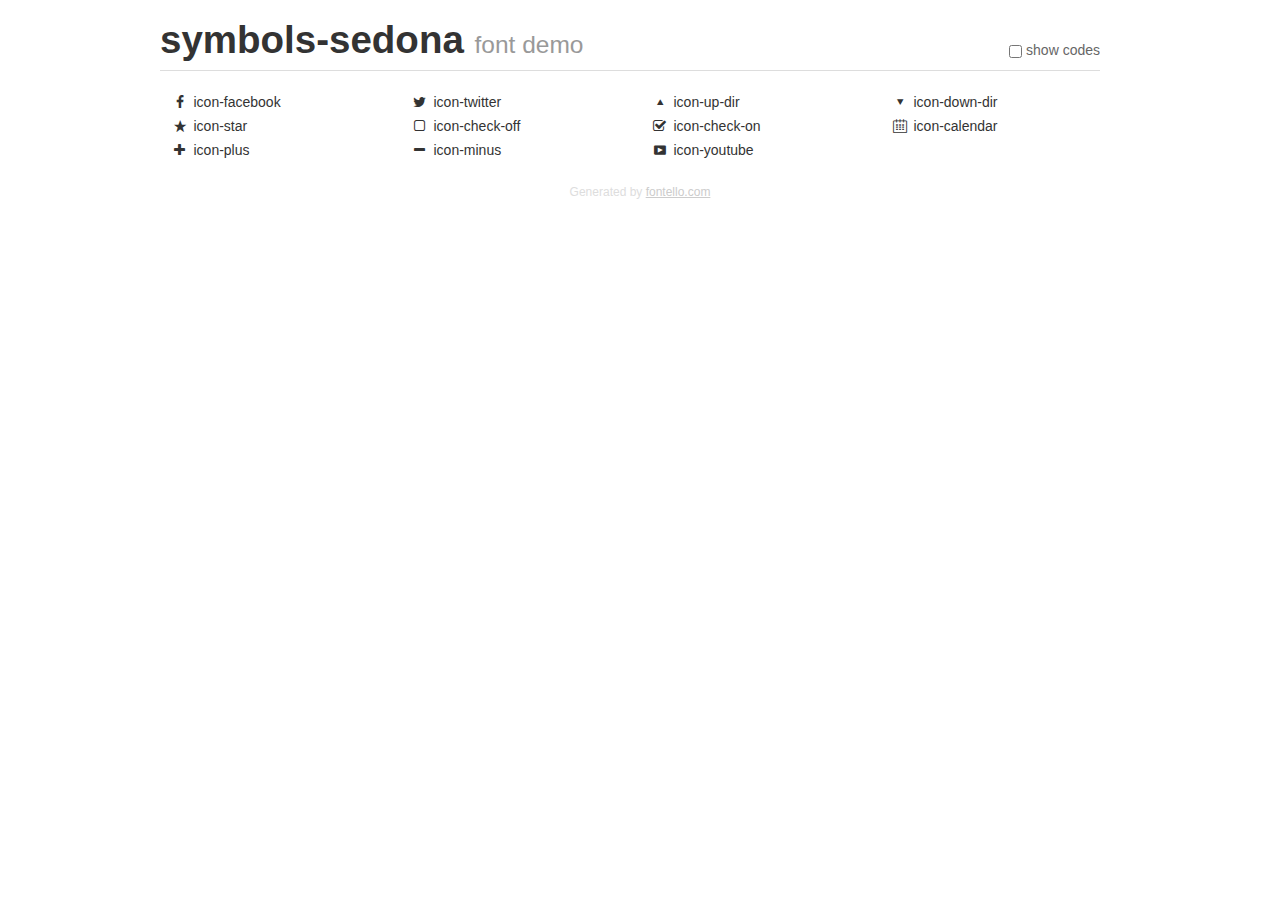
<file: source/symbols-sedona/demo.html>
<!DOCTYPE html>
<html>
  <head><!--[if lt IE 9]><script language="javascript" type="text/javascript" src="//html5shim.googlecode.com/svn/trunk/html5.js"></script><![endif]-->
    <meta charset="UTF-8"><style>/*
 * Bootstrap v2.2.1
 *
 * Copyright 2012 Twitter, Inc
 * Licensed under the Apache License v2.0
 * http://www.apache.org/licenses/LICENSE-2.0
 *
 * Designed and built with all the love in the world @twitter by @mdo and @fat.
 */
.clearfix {
  *zoom: 1;
}
.clearfix:before,
.clearfix:after {
  display: table;
  content: "";
  line-height: 0;
}
.clearfix:after {
  clear: both;
}
html {
  font-size: 100%;
  -webkit-text-size-adjust: 100%;
  -ms-text-size-adjust: 100%;
}
a:focus {
  outline: thin dotted #333;
  outline: 5px auto -webkit-focus-ring-color;
  outline-offset: -2px;
}
a:hover,
a:active {
  outline: 0;
}
button,
input,
select,
textarea {
  margin: 0;
  font-size: 100%;
  vertical-align: middle;
}
button,
input {
  *overflow: visible;
  line-height: normal;
}
button::-moz-focus-inner,
input::-moz-focus-inner {
  padding: 0;
  border: 0;
}
body {
  margin: 0;
  font-family: "Helvetica Neue", Helvetica, Arial, sans-serif;
  font-size: 14px;
  line-height: 20px;
  color: #333;
  background-color: #fff;
}
a {
  color: #08c;
  text-decoration: none;
}
a:hover {
  color: #005580;
  text-decoration: underline;
}
.row {
  margin-left: -20px;
  *zoom: 1;
}
.row:before,
.row:after {
  display: table;
  content: "";
  line-height: 0;
}
.row:after {
  clear: both;
}
[class*="span"] {
  float: left;
  min-height: 1px;
  margin-left: 20px;
}
.container,
.navbar-static-top .container,
.navbar-fixed-top .container,
.navbar-fixed-bottom .container {
  width: 940px;
}
.span12 {
  width: 940px;
}
.span11 {
  width: 860px;
}
.span10 {
  width: 780px;
}
.span9 {
  width: 700px;
}
.span8 {
  width: 620px;
}
.span7 {
  width: 540px;
}
.span6 {
  width: 460px;
}
.span5 {
  width: 380px;
}
.span4 {
  width: 300px;
}
.span3 {
  width: 220px;
}
.span2 {
  width: 140px;
}
.span1 {
  width: 60px;
}
[class*="span"].pull-right,
.row-fluid [class*="span"].pull-right {
  float: right;
}
.container {
  margin-right: auto;
  margin-left: auto;
  *zoom: 1;
}
.container:before,
.container:after {
  display: table;
  content: "";
  line-height: 0;
}
.container:after {
  clear: both;
}
p {
  margin: 0 0 10px;
}
.lead {
  margin-bottom: 20px;
  font-size: 21px;
  font-weight: 200;
  line-height: 30px;
}
small {
  font-size: 85%;
}
h1 {
  margin: 10px 0;
  font-family: inherit;
  font-weight: bold;
  line-height: 20px;
  color: inherit;
  text-rendering: optimizelegibility;
}
h1 small {
  font-weight: normal;
  line-height: 1;
  color: #999;
}
h1 {
  line-height: 40px;
}
h1 {
  font-size: 38.5px;
}
h1 small {
  font-size: 24.5px;
}
body {
  margin-top: 90px;
}
.header {
  position: fixed;
  top: 0;
  left: 50%;
  margin-left: -480px;
  background-color: #fff;
  border-bottom: 1px solid #ddd;
  padding-top: 10px;
  z-index: 10;
}
.footer {
  color: #ddd;
  font-size: 12px;
  text-align: center;
  margin-top: 20px;
}
.footer a {
  color: #ccc;
  text-decoration: underline;
}
.the-icons {
  font-size: 14px;
  line-height: 24px;
}
.switch {
  position: absolute;
  right: 0;
  bottom: 10px;
  color: #666;
}
.switch input {
  margin-right: 0.3em;
}
.codesOn .i-name {
  display: none;
}
.codesOn .i-code {
  display: inline;
}
.i-code {
  display: none;
}
</style>
    <link rel="stylesheet" href="css/symbols-sedona.css">
    <link rel="stylesheet" href="css/animation.css"><!--[if IE 7]><link rel="stylesheet" href="css/symbols-sedona-ie7.css"><![endif]-->
    <script>
      function toggleCodes(on) {
        var obj = document.getElementById('icons');
        
        if (on) {
          obj.className += ' codesOn';
        } else {
          obj.className = obj.className.replace(' codesOn', '');
        }
      }
      
    </script>
  </head>
  <body>
    <div class="container header">
      <h1>
        symbols-sedona
         <small>font demo</small>
      </h1>
      <label class="switch">
        <input type="checkbox" onclick="toggleCodes(this.checked)">show codes
      </label>
    </div>
    <div id="icons" class="container">
      <div class="row">
        <div title="Code: 0x66" class="the-icons span3"><i class="icon-facebook"></i> <span class="i-name">icon-facebook</span><span class="i-code">0x66</span></div>
        <div title="Code: 0x74" class="the-icons span3"><i class="icon-twitter"></i> <span class="i-name">icon-twitter</span><span class="i-code">0x74</span></div>
        <div title="Code: 0x25b2" class="the-icons span3"><i class="icon-up-dir"></i> <span class="i-name">icon-up-dir</span><span class="i-code">0x25b2</span></div>
        <div title="Code: 0x25bc" class="the-icons span3"><i class="icon-down-dir"></i> <span class="i-name">icon-down-dir</span><span class="i-code">0x25bc</span></div>
      </div>
      <div class="row">
        <div title="Code: 0x2605" class="the-icons span3"><i class="icon-star"></i> <span class="i-name">icon-star</span><span class="i-code">0x2605</span></div>
        <div title="Code: 0x2610" class="the-icons span3"><i class="icon-check-off"></i> <span class="i-name">icon-check-off</span><span class="i-code">0x2610</span></div>
        <div title="Code: 0x2611" class="the-icons span3"><i class="icon-check-on"></i> <span class="i-name">icon-check-on</span><span class="i-code">0x2611</span></div>
        <div title="Code: 0xe800" class="the-icons span3"><i class="icon-calendar"></i> <span class="i-name">icon-calendar</span><span class="i-code">0xe800</span></div>
      </div>
      <div class="row">
        <div title="Code: 0xe801" class="the-icons span3"><i class="icon-plus"></i> <span class="i-name">icon-plus</span><span class="i-code">0xe801</span></div>
        <div title="Code: 0xe802" class="the-icons span3"><i class="icon-minus"></i> <span class="i-name">icon-minus</span><span class="i-code">0xe802</span></div>
        <div title="Code: 0xf39e" class="the-icons span3"><i class="icon-youtube"></i> <span class="i-name">icon-youtube</span><span class="i-code">0xf39e</span></div>
      </div>
    </div>
    <div class="container footer">Generated by <a href="http://fontello.com">fontello.com</a></div>
  </body>
</html>
</file>
<file: source/css/style.css>
@font-face {
	font-family: 'symbols-sedona';
	src: url('../symbols-sedona/font/symbols-sedona.eot?60737633');
	src: url('../symbols-sedona/font/symbols-sedona.eot?60737633#iefix') format('embedded-opentype'), url('../symbols-sedona/font/symbols-sedona.woff?60737633') format('woff'), url('../symbols-sedona/font/symbols-sedona.ttf?60737633') format('truetype'), url('../symbols-sedona/font/symbols-sedona.svg?60737633#symbols-sedona') format('svg');
	font-weight: normal;
	font-style: normal;
}

[class^="icon-"]:before,
[class*=" icon-"]:before {
	font-family: "symbols-sedona";
	font-style: normal;
	font-weight: normal;
	speak: none;
	display: inline-block;
	text-decoration: inherit;
	width: 1em;
	margin-right: .2em;
	text-align: center; /* opacity: .8; */ /* For safety - reset parent styles, that can break glyph codes*/
	font-variant: normal;
	text-transform: none; /* fix buttons height, for twitter bootstrap */
	line-height: 1em; /* Animation center compensation - margins should be symmetric */ /* remove if not needed */
	margin-left: .2em; /* you can be more comfortable with increased icons size */ /* font-size: 120%; */ /* Uncomment for 3D effect */ /* text-shadow: 1px 1px 1px rgba(127, 127, 127, 0.3); */
}

.icon-facebook:before {
	content: '\66';
}

/* 'f' */

.icon-twitter:before {
	content: '\74';
}

/* 't' */

.icon-up-dir:before {
	content: '\25b2';
}

/* '▲' */

.icon-down-dir:before {
	content: '\25bc';
}

/* '▼' */

.icon-star:before {
	content: '\2605';
}

/* '★' */

.icon-check-off:before {
	content: '\2610';
}

/* '☐' */

.icon-check-on:before {
	content: '\2611';
}

/* '☑' */

.icon-calendar:before {
	content: '\e800';
}

/* '' */

.icon-plus:before {
	content: '\e801';
}

/* '' */

.icon-minus:before {
	content: '\e802';
}

/* '' */

.icon-youtube:before {
	content: '\f39e';
}

/* '' */

/*обертка*/

.content-wrap {
	width: 1280px;
	margin: 0 auto;
}

/*сетка основного контента*/

.index-content {
	margin-top: 40px;
	text-align: center;
	margin-bottom: 30px;
}

.index-content h2 {
	width: 460px;
	margin: 0 auto;
}

.index-content p {
	margin: 40px auto;
}

.index-content .content-1 {
	position: relative;
}

.index-content .features {
	width: 33%;
	height: 255px;
	position: relative;
}

.index-content .features h2 {
	width: 100%;
	position: absolute;
	top: 10%;
}

.index-content .features p {
	width: 85%;
	position: absolute;
	top: 40%;
	left: 10%;
}

.index-content .content-pic {
	position: absolute;
	top: 0;
	bottom: 0;
	right: 0;
	left: 33%;
	height: 255px;
	width: 67%;
}

.index-content .content-2 figure {
	width: 33%;
	height: 255px;
	margin: 0;
	padding: 0;
	display: inline-block;
	position: relative;
	height: 330px;
	width: 30%;
}

.index-content .content-2 figure h2 {
	width: 100%;
	position: absolute;
	top: 10%;
}

.index-content .content-2 figure p {
	width: 85%;
	position: absolute;
	top: 40%;
	left: 10%;
}

.index-content .content-2 figure img {
	position: absolute;
	top: 15%;
	bottom: 0;
	right: 0;
	left: 41%;
}

.index-content .content-2 figure h2 {
	position: absolute;
	top: 45%;
	bottom: 0;
	right: 0;
	left: 0;
}

.index-content .content-2 figure p {
	position: absolute;
	top: 50%;
	bottom: 0;
	right: 0;
	left: 0;
	width: 70%;
}

.index-content .content-3 {
	margin-bottom: 257px;
	position: relative;
}

.index-content .content-3 .features {
	position: absolute;
	top: 0;
	bottom: 0;
	right: 0;
	left: 67%;
	z-index: 7;
}

.index-content .content-3 .content-pic {
	position: absolute;
	top: 0;
	bottom: 0;
	right: 0;
	left: 0;
}

.index-content .content-4 {
	margin-bottom: 50px;
	width: 100%;
}

.index-content .content-4 .features {
	display: inline-block;
	width: 30%;
}

/*======ФУТЕР======FOOTER===========*/

footer {
	margin-top: 20px;
}

footer ul {
	margin: 0;
	padding: 0;
	list-style: none;
	text-align: left;
	margin-bottom: 30px;
}

footer ul li {
	margin: 0;
	padding: 0;
	display: inline-block;
	margin-left: 10%;
}

footer ul li:nth-child(3) {
	margin: 0;
	padding: 0;
	margin-left: 10%;
}

footer ul li:nth-child(2) {
	margin: 0;
	padding: 0;
	margin-left: 21%;
}

footer ul .social-btn {
	list-style: none;
	width: 200px;
	text-align: center;
	height: 70px;
}

footer ul .social-btn li {
	margin: 0;
	padding: 0;
	display: inline-block;
	margin-top: 10px;
}

footer ul .links {
	list-style: none;
	width: 300px;
}

footer ul .links li {
	margin: 0;
	padding: 0;
	display: inline-block;
	width: 130px;
	margin-left: 10px;
}

footer ul .links li svg {
	margin: 0;
	padding: 0;
	display: inline-block;
	vertical-align: middle;
	margin-left: 10px;
}

/*======Меню поиска===========*/

.index-modal-menu {
	width: 570px;
	height: 480px;
	position: absolute;
	top: 2170px;
	bottom: 0px;
	right: 0px;
	left: 400px;
	z-index: 10;
}

.index-modal-menu .title {
	height: 85px;
	margin-bottom: 50px;
}

.index-modal-menu form p {
	width: 480px;
	margin: 30px auto;
}

.index-modal-menu form p:nth-child(3),
.index-modal-menu form p:nth-child(4) {
	width: 200px;
	display: inline-block;
	margin-left: 65px;
	margin-top: 0;
}

.index-modal-menu form p:nth-child(3) input,
.index-modal-menu form p:nth-child(4) input {
	width: 100px;
}

.index-modal-menu form p input {
	margin-left: 20px;
	width: 345px;
	height: 30px;
}

.index-modal-menu form p:nth-child(5) {
	margin-left: 100px;
}

/*=============MAIN-BLOCK===========*/

.decorate {
	width: 500px;
	height: 400px;
	text-align: center;
	margin: 40px auto;
}

.decorate svg {
	margin: 0;
	padding: 0;
}

.decorate svg:nth-child(4) {
	margin: 60px auto;
}

/*===========MAP==============*/

.map {
	width: 100%;
}

.map iframe {
	width: 100%;
	height: 475px;
}

.index-content h2 {
	font-family: 'PT Sans', sans-serif;
	font-size: 21px;
	line-height: 26px;
	font-weight: bold;
	color: #000000;
	text-transform: uppercase;
}

.index-content p {
	font-family: 'PT Sans', sans-serif;
	font-size: 14px;
	line-height: 26px;
	font-weight: bold;
	color: #494949;
	text-transform: uppercase;
}

.index-content .features {
	background: #81b3d2;
}

.index-content .features h2 {
	color: white;
	margin: 0;
	padding: 0;
	padding: 5%;
}

.index-content .features .number-features {
	margin: 0;
	padding: 0;
}

.index-content .features p {
	font-family: 'PT Sans', sans-serif;
	font-size: 14px;
	line-height: 21px;
	font-weight: normal;
	color: white;
	margin: 0;
	padding: 0;
	padding: 10%;
}

.index-content .features .number-features:after {
	content: '\e802';
	padding-left: 5px;
	font-family: 'symbols-sedona', sans-serif;
	font-size: 10px;
	line-height: 21px;
	font-weight: normal;
	color: white;
}

.index-content .features .number-features:before {
	content: '\e802';
	padding-right: 5px;
	font-family: symbols-sedona, sans-serif;
	font-size: 10px;
	line-height: 21px;
	font-weight: normal;
	color: white;
}

.index-content .content-1 .content-pic {
	background: url('../img/photo-city@1x.jpg') no-repeat;
	background-size: cover;
}

.index-content .content-2 p {
	font-family: 'PT Sans', sans-serif;
	font-size: 14px;
	line-height: 21px;
	font-weight: normal;
	color: #333333;
}

.index-content .content-3 .content-pic {
	background: url('../img/photo-bridge@1x.jpg') no-repeat;
	background-size: cover;
}

.index-content .content-4 {
	background: #eee;
}

.index-content .content-4 .features {
	background: #eee;
}

.index-content .content-4 .features h2 {
	color: black;
}

.index-content .content-4 .features p {
	color: #333;
}

.index-content .content-4 .features .number-features:after,
.index-content .content-4 .features .number-features:before {
	color: #333;
}

.index-content .btn {
	font-family: 'PT Sans', sans-serif;
	font-size: 20px;
	line-height: 20px;
	font-weight: bold;
	color: white;
	background: #81b3d2;
	text-transform: uppercase;
	width: 300px;
	height: 55px;
	border: none;
	border-radius: 3px;
}

.index-content .btn:focus {
	outline: none;
	background: #5496bd;
	color: #88b6d1;
}

.index-content .btn:hover {
	background: #669ec0;
}

footer .btns {
	font-family: 'PT Sans', sans-serif;
	font-size: 14px;
	line-height: 14px;
	font-weight: bold;
	color: white;
	background: #81b3d2;
	text-transform: uppercase;
	width: 300px;
	height: 55px;
	border: none;
	border-radius: 3px;
	width: 40px;
	height: 40px;
	display: block;
	margin-left: 10px;
	text-decoration: none;
	padding-top: 15px;
}

footer .btns:hover {
	background: #669ec0;
}

footer .btns:active {
	background: #5496bd;
}

footer .social-btn li > .btns:after {
	font-family: symbols-sedona, sans-serif;
	font-size: 20px;
	line-height: 10px;
	font-weight: normal;
	color: white;
	text-transform: none;
}

footer .social-btn li:nth-child(1) > .btns:after {
	content: '\74';
}

footer .social-btn li:nth-child(2) > .btns:after {
	content: '\66';
}

footer .social-btn li:nth-child(3) > .btns:after {
	content: '\f39e';
}

footer .social-btn .btns:active:after {
	color: #83b3cf;
}

footer ul > li {
	text-transform: uppercase;
	font-family: 'PT Sans', sans-serif;
	font-size: 21px;
	line-height: 26px;
	font-weight: bold;
	color: black;
}

footer .links li a {
	font-family: 'PT Sans', sans-serif;
	font-size: 14px;
	line-height: 26px;
	font-weight: normal;
	color: black;
	text-decoration: none;
}

footer .links li a:hover {
	fill: #81b3d2;
}

footer .links li a:active {
	fill: #bdbbbc;
}

footer .links li a svg {
	width: 40px;
	height: 40px;
}

header ul {
	list-style: none;
	margin: 0;
	padding: 0;
	text-align: center;
}

header ul li {
	display: inline-block;
	margin: 0;
	padding: 0;
	vertical-align: middle;
	width: 15%;
	margin-left: 2%;
	margin-right: 1%;
}

header ul li a {
	margin: 0;
	padding: 0;
	text-decoration: none;
	font-family: 'PT Sans', sans-serif;
	font-size: 14px;
	line-height: 26px;
	font-weight: bold;
	color: #000000;
	text-transform: uppercase;
}

header ul li a:hover {
	color: #81b3d2;
}

header ul li a:active {
	color: #766357;
}

header ul li a:focus {
	color: #b2b2b2;
}

header ul li:nth-child(3) {
	position: relative;
	height: 60px;
	width: 137px;
	z-index: 2;
}

header ul li:nth-child(3) a {
	position: absolute;
	top: 0px;
	left: 0;
}

header #toggle,
header .on > svg,
header .off > svg {
	display: none;
}

.main-block {
	height: 600px;
	background: url('../img/photo-background@1x.jpg') no-repeat;
	background-size: cover;
	position: relative;
	z-index: 1;
	border: 1px solid black;
	border-color: transparent;
}

.main-block .decorate svg:nth-child(4),
.main-block .decorate svg:nth-child(5) {
	fill: white;
}

.main-block .decorate svg:nth-child(1) {
	fill: #81b3d2;
}

.main-block .decorate svg:nth-child(3) {
	fill: #766357;
}

.main-block .decorate:after {
	content: '';
	position: absolute;
	border: 60px solid transparent;
	border-bottom: 0px solid white;
	border-left: 350px solid white;
	top: 540px;
	left: 295px;
	z-index: 3;
}

.main-block .decorate:before {
	content: '';
	position: absolute;
	border: 60px solid transparent;
	border-bottom: 0px solid white;
	border-right: 350px solid white;
	top: 540px;
	left: 570px;
	z-index: 3;
}

.main-block:after {
	content: '';
	position: absolute;
	border: 60px solid transparent;
	border-bottom: 0px solid white;
	border-left: 640px solid white;
	top: 540px;
}

.main-block:before {
	content: '';
	position: absolute;
	border: 60px solid transparent;
	border-bottom: 0px solid white;
	border-right: 640px solid white;
	top: 540px;
	left: 579px;
}

.index-modal-menu {
	display: none;
	background: white;
	box-shadow: 0 14px 31px 4px rgba(0, 0, 0, 0.15);
}

.index-modal-menu .title {
	background: #766357;
	font-family: 'PT Sans', sans-serif;
	font-size: 21px;
	line-height: 26px;
	font-weight: bold;
	color: white;
	text-transform: uppercase;
	text-align: center;
	padding-top: 30px;
}

.index-modal-menu p {
	font-family: 'PT Sans', sans-serif;
	font-size: 14px;
	line-height: 26px;
	font-weight: bold;
	color: black;
	text-transform: uppercase;
}

.index-modal-menu p input {
	font-family: 'PT Sans', sans-serif;
	font-size: 14px;
	line-height: 26px;
	font-weight: bold;
	color: black;
	text-transform: uppercase;
	background: #f2f2f2;
}

.index-modal-menu p:nth-child(5) > input {
	font-family: 'PT Sans', sans-serif;
	font-size: 20px;
	line-height: 20px;
	font-weight: bold;
	color: white;
	background: #81b3d2;
	text-transform: uppercase;
	width: 300px;
	height: 55px;
	border: none;
	border-radius: 3px;
}

.index-modal-menu p:nth-child(5) > input:hover {
	background: #669ec0;
}

.index-modal-menu p:nth-child(5) > input:active {
	background: #5496bd;
	color: #88b6d1;
}

html {
	box-sizing: border-box;
}

*,
*:before,
*:after {
	box-sizing: inherit;
}

body {
	font-size: 14px;
	line-height: 24px;
	font-family: "PT Sans", sans-serif;
	font-weight: 700;
	margin: 0;
	padding: 0;
}

/*позиционирование элементов в main-block*/

/*текст в хеадере*/

/*кнопки*/

@media (max-device-width: 768px), (max-width: 768px) {

header ul li {
	z-index: 15;
}

.index-modal-menu {
	top: 2170px;
	bottom: 0px;
	right: 0px;
	left: 200px;
}

.content-wrap {
	max-width: 768px;
}

.main-block {
	background: url('../img/photo-background@1x.jpg') no-repeat;
	background-size: 100% 100%;
}

.main-block .decorate:after {
	border: 60px solid transparent;
	border-bottom: 0px solid white;
	border-left: 175px solid white;
	top: 539px;
	left: 215px;
	z-index: 3;
}

.main-block .decorate:before {
	content: '';
	position: absolute;
	border: 60px solid transparent;
	border-bottom: 0px solid white;
	border-right: 175px solid white;
	top: 539px;
	left: 321px;
	z-index: 3;
}

.main-block:after {
	content: '';
	position: absolute;
	border: 60px solid transparent;
	border-bottom: 0px solid white;
	border-left: 380px solid white;
	top: 539px;
	left: -1px;
}

.main-block:before {
	content: '';
	position: absolute;
	border: 60px solid transparent;
	border-bottom: 0px solid white;
	border-right: 380px solid white;
	top: 539px;
	left: 330px;
}

}

@media (max-device-width: 320px), (max-width: 320px) {

@-ms-viewport {
	width: device-width;
	zoom: normal;
}

@viewport {
	width: device-width;
	zoom: normal;
}

body {
	otline: 10px solid red;
}

.content-wrap {
	position: relative;
	width: 320px;
	margin: 0 auto;
}

.content-wrap .on > svg {
	display: block;
	position: absolute;
	top: 20px;
	left: 280px;
	z-index: 30;
	fill: #81b3d2;
	cursor: pointer;
}

.content-wrap .off > svg {
	display: block;
	position: absolute;
	left: 290px;
	top: 10px;
	display: none;
	z-index: 30;
	fill: white;
	cursor: pointer;
}

header ul {
	display: -webkit-flex;
	display: -ms-flexbox;
	display: flex;
	-webkit-flex-direction: column;
	-ms-flex-direction: column;
	flex-direction: column;
	align-item: flex-start;
	-webkit-justify-content: center;
	-ms-flex-pack: center;
	justify-content: center;
}

header ul li {
	flex-groow: 1;
	width: 100%;
	-webkit-flex-shrink: 1;
	-ms-flex-negative: 1;
	flex-shrink: 1;
	height: 55px;
}

header ul li a,
header ul li a:hover,
header ul li a:active {
	font-family: 'PT Sans', sans-serif;
	font-size: 18px;
	line-height: 40px;
	font-weight: bold;
	color: white;
	background: #81b3d2;
	display: block;
	height: 100%;
}

header ul li:nth-child(1) {
	-webkit-order: 1;
	-ms-flex-order: 1;
	order: 1;
	display: none;
	border-bottom: 1px solid #678fa8;
}

header ul li:nth-child(2) {
	-webkit-order: 2;
	-ms-flex-order: 2;
	order: 2;
	border-top: 1px solid #9ac2db;
	border-bottom: 1px solid #678fa8;
	display: none;
}

header ul li:nth-child(3) {
	-webkit-order: 5;
	-ms-flex-order: 5;
	order: 5;
	-webkit-align-self: center;
	-ms-flex-item-align: center;
	align-self: center;
}

header ul li:nth-child(3) a {
	background: white;
}

header ul li:nth-child(4) {
	display: none;
	-webkit-order: 3;
	-ms-flex-order: 3;
	order: 3;
	border-top: 1px solid #9ac2db;
	border-bottom: 1px solid #678fa8;
}

header ul li:nth-child(5) {
	-webkit-order: 4;
	-ms-flex-order: 4;
	order: 4;
	display: none;
	border-top: 1px solid #9ac2db;
}

header #toggle:checked ~ ul > li:nth-child(1),
header #toggle:checked ~ ul > li:nth-child(2),
header #toggle:checked ~ ul > li:nth-child(4),
header #toggle:checked ~ ul > li:nth-child(5) {
	display: block;
}

header #toggle:checked ~ .on > svg {
	top: 240px;
}

header #toggle:checked ~ .off > svg {
	display: block;
}

header #toggle {
	display: none;
}

.main-block {
	background: url('../img/photo-background@1x.jpg') no-repeat;
	background-size: cover;
}

.main-block .decorate {
	width: 300px;
}

.main-block .decorate svg:nth-child(4) {
	width: 100%;
	margin: 70px auto;
}

.main-block .decorate svg:nth-child(4),
.main-block .decorate svg:nth-child(5) {
	fill: white;
}

.main-block .decorate svg:nth-child(1) {
	fill: #81b3d2;
}

.main-block .decorate svg:nth-child(3) {
	fill: #766357;
}

.main-block .decorate:after {
	content: '';
	position: absolute;
	border: 60px solid transparent;
	border-bottom: 0px solid white;
	border-left: 160px solid white;
	top: 538px;
	left: 0px;
	z-index: 3;
}

.main-block .decorate:before {
	content: '';
	position: absolute;
	border: 60px solid transparent;
	border-bottom: 0px solid white;
	border-right: 160px solid white;
	top: 538px;
	left: 99px;
	z-index: 3;
}

.main-block:after {
	content: '';
	position: absolute;
	border: 60px solid transparent;
	border-bottom: 0px solid #81b3d2;
	border-left: 160px solid #81b3d2;
	top: 790px;
	left: 0px;
	z-index: 3;
}

.main-block:before {
	content: '';
	position: absolute;
	border: 60px solid transparent;
	border-bottom: 0px solid #81b3d2;
	border-right: 160px solid #81b3d2;
	top: 790px;
	left: 99px;
	z-index: 3;
}

/*==============Content-block==========*/

.index-content {
	width: 100%;
}

.index-content h2 {
	width: 100%;
}

.index-content .content-1 {
	margin-bottom: 40px;
}

.index-content .content-1 .features {
	width: 100%;
}

.index-content .content-1 .content-pic {
	position: static;
	width: 100%;
	background-size: 100% 100%;
	height: 255px;
}

.index-content .content-2 figure {
	display: block;
	width: 100%;
	height: 200px;
}

.index-content .content-2 figure img {
	position: static;
	float: left;
}

.index-content .content-2 figure h2,
.index-content .content-2 figure p {
	position: static;
	text-align: left;
}

.index-content .content-2 figure h2 {
	padding-top: 30px;
	width: 50%;
	margin-left: 30%;
}

.index-content .content-3 {
	position: static;
	margin: 0;
	padding: 0;
}

.index-content .content-3 .features {
	width: 100%;
	position: static;
}

.index-content .content-3 .features h2 {
	padding-top: 12%;
}

.index-content .content-3 .features h2,
.index-content .content-3 .features p {
	position: static;
	width: 100%;
}

.index-content .content-3 .features .number-features {
	padding-top: 20px;
}

.index-content .content-3 .content-pic {
	position: static;
	width: 100%;
	background-size: 100% 100%;
	height: 255px;
}

.index-content .content-4 {
	margin-bottom: 50px;
	width: 100%;
	text-align: center;
}

.index-content .content-4 .features {
	display: block;
	width: 95%;
	border-top: 1px solid #d6d6d6;
	margin: 0 auto;
}

/*=============Modal-Menu=======*/

.index-modal-menu {
	display: none;
	width: 320px;
	height: 500px;
	position: absolute;
	top: 3570px;
	bottom: 0px;
	right: 0px;
	left: 0px;
	z-index: 10;
}

.index-modal-menu .title {
	height: 85px;
	margin-bottom: 0px;
}

.index-modal-menu form {
	margin-top: 0;
}

.index-modal-menu form p {
	width: 320px;
}

.index-modal-menu form p label {
	display: block;
	width: 150px;
	margin-left: 20px;
}

.index-modal-menu form p input {
	width: 300px;
	margin: 10px 10px;
}

.index-modal-menu form > p:nth-child(3),
.index-modal-menu form > p:nth-child(4) {
	display: inline-block;
	width: 100px;
	margin: 0;
	padding: 0;
	margin: 0px 20px;
	margin-bottom: 20px;
}

.index-modal-menu form > p:nth-child(3) label,
.index-modal-menu form > p:nth-child(4) label,
.index-modal-menu form > p:nth-child(3) input,
.index-modal-menu form > p:nth-child(4) input {
	width: 100px;
	margin: 0;
	padding: 0;
}

.index-modal-menu form > p:nth-child(3) label,
.index-modal-menu form > p:nth-child(4) label {
	margin-left: 10px;
}

.index-modal-menu form > p:nth-child(5) {
	margin-top: 10px;
	display: block;
	margin: 0;
	padding: 0;
	width: 320px;
}

}
</file>
<file: source/symbols-sedona/css/symbols-sedona.css>
@font-face {
  font-family: 'symbols-sedona';
  src: url('../font/symbols-sedona.eot?60737633');
  src: url('../font/symbols-sedona.eot?60737633#iefix') format('embedded-opentype'),
       url('../font/symbols-sedona.woff?60737633') format('woff'),
       url('../font/symbols-sedona.ttf?60737633') format('truetype'),
       url('../font/symbols-sedona.svg?60737633#symbols-sedona') format('svg');
  font-weight: normal;
  font-style: normal;
}
/* Chrome hack: SVG is rendered more smooth in Windozze. 100% magic, uncomment if you need it. */
/* Note, that will break hinting! In other OS-es font will be not as sharp as it could be */
/*
@media screen and (-webkit-min-device-pixel-ratio:0) {
  @font-face {
    font-family: 'symbols-sedona';
    src: url('../font/symbols-sedona.svg?60737633#symbols-sedona') format('svg');
  }
}
*/
 
 [class^="icon-"]:before, [class*=" icon-"]:before {
  font-family: "symbols-sedona";
  font-style: normal;
  font-weight: normal;
  speak: none;
 
  display: inline-block;
  text-decoration: inherit;
  width: 1em;
  margin-right: .2em;
  text-align: center;
  /* opacity: .8; */
 
  /* For safety - reset parent styles, that can break glyph codes*/
  font-variant: normal;
  text-transform: none;
     
  /* fix buttons height, for twitter bootstrap */
  line-height: 1em;
 
  /* Animation center compensation - margins should be symmetric */
  /* remove if not needed */
  margin-left: .2em;
 
  /* you can be more comfortable with increased icons size */
  /* font-size: 120%; */
 
  /* Uncomment for 3D effect */
  /* text-shadow: 1px 1px 1px rgba(127, 127, 127, 0.3); */
}
 
.icon-facebook:before { content: '\66'; } /* 'f' */
.icon-twitter:before { content: '\74'; } /* 't' */
.icon-up-dir:before { content: '\25b2'; } /* '▲' */
.icon-down-dir:before { content: '\25bc'; } /* '▼' */
.icon-star:before { content: '\2605'; } /* '★' */
.icon-check-off:before { content: '\2610'; } /* '☐' */
.icon-check-on:before { content: '\2611'; } /* '☑' */
.icon-calendar:before { content: '\e800'; } /* '' */
.icon-plus:before { content: '\e801'; } /* '' */
.icon-minus:before { content: '\e802'; } /* '' */
.icon-youtube:before { content: '\f39e'; } /* '' */
</file>
<file: source/symbols-sedona/css/symbols-sedona-ie7.css>
[class^="icon-"], [class*=" icon-"] {
  font-family: 'symbols-sedona';
  font-style: normal;
  font-weight: normal;
 
  /* fix buttons height */
  line-height: 1em;
 
  /* you can be more comfortable with increased icons size */
  /* font-size: 120%; */
}
 
.icon-facebook { *zoom: expression( this.runtimeStyle['zoom'] = '1', this.innerHTML = '&#x66;&nbsp;'); }
.icon-twitter { *zoom: expression( this.runtimeStyle['zoom'] = '1', this.innerHTML = '&#x74;&nbsp;'); }
.icon-up-dir { *zoom: expression( this.runtimeStyle['zoom'] = '1', this.innerHTML = '&#x25b2;&nbsp;'); }
.icon-down-dir { *zoom: expression( this.runtimeStyle['zoom'] = '1', this.innerHTML = '&#x25bc;&nbsp;'); }
.icon-star { *zoom: expression( this.runtimeStyle['zoom'] = '1', this.innerHTML = '&#x2605;&nbsp;'); }
.icon-check-off { *zoom: expression( this.runtimeStyle['zoom'] = '1', this.innerHTML = '&#x2610;&nbsp;'); }
.icon-check-on { *zoom: expression( this.runtimeStyle['zoom'] = '1', this.innerHTML = '&#x2611;&nbsp;'); }
.icon-calendar { *zoom: expression( this.runtimeStyle['zoom'] = '1', this.innerHTML = '&#xe800;&nbsp;'); }
.icon-plus { *zoom: expression( this.runtimeStyle['zoom'] = '1', this.innerHTML = '&#xe801;&nbsp;'); }
.icon-minus { *zoom: expression( this.runtimeStyle['zoom'] = '1', this.innerHTML = '&#xe802;&nbsp;'); }
.icon-youtube { *zoom: expression( this.runtimeStyle['zoom'] = '1', this.innerHTML = '&#xf39e;&nbsp;'); }
</file>
<file: source/symbols-sedona/css/animation.css>
/*
   Animation example, for spinners
*/
.animate-spin {
  -moz-animation: spin 2s infinite linear;
  -o-animation: spin 2s infinite linear;
  -webkit-animation: spin 2s infinite linear;
  animation: spin 2s infinite linear;
  display: inline-block;
}
@-moz-keyframes spin {
  0% {
    -moz-transform: rotate(0deg);
    -o-transform: rotate(0deg);
    -webkit-transform: rotate(0deg);
    transform: rotate(0deg);
  }

  100% {
    -moz-transform: rotate(359deg);
    -o-transform: rotate(359deg);
    -webkit-transform: rotate(359deg);
    transform: rotate(359deg);
  }
}
@-webkit-keyframes spin {
  0% {
    -moz-transform: rotate(0deg);
    -o-transform: rotate(0deg);
    -webkit-transform: rotate(0deg);
    transform: rotate(0deg);
  }

  100% {
    -moz-transform: rotate(359deg);
    -o-transform: rotate(359deg);
    -webkit-transform: rotate(359deg);
    transform: rotate(359deg);
  }
}
@-o-keyframes spin {
  0% {
    -moz-transform: rotate(0deg);
    -o-transform: rotate(0deg);
    -webkit-transform: rotate(0deg);
    transform: rotate(0deg);
  }

  100% {
    -moz-transform: rotate(359deg);
    -o-transform: rotate(359deg);
    -webkit-transform: rotate(359deg);
    transform: rotate(359deg);
  }
}
@-ms-keyframes spin {
  0% {
    -moz-transform: rotate(0deg);
    -o-transform: rotate(0deg);
    -webkit-transform: rotate(0deg);
    transform: rotate(0deg);
  }

  100% {
    -moz-transform: rotate(359deg);
    -o-transform: rotate(359deg);
    -webkit-transform: rotate(359deg);
    transform: rotate(359deg);
  }
}
@keyframes spin {
  0% {
    -moz-transform: rotate(0deg);
    -o-transform: rotate(0deg);
    -webkit-transform: rotate(0deg);
    transform: rotate(0deg);
  }

  100% {
    -moz-transform: rotate(359deg);
    -o-transform: rotate(359deg);
    -webkit-transform: rotate(359deg);
    transform: rotate(359deg);
  }
}
</file>
